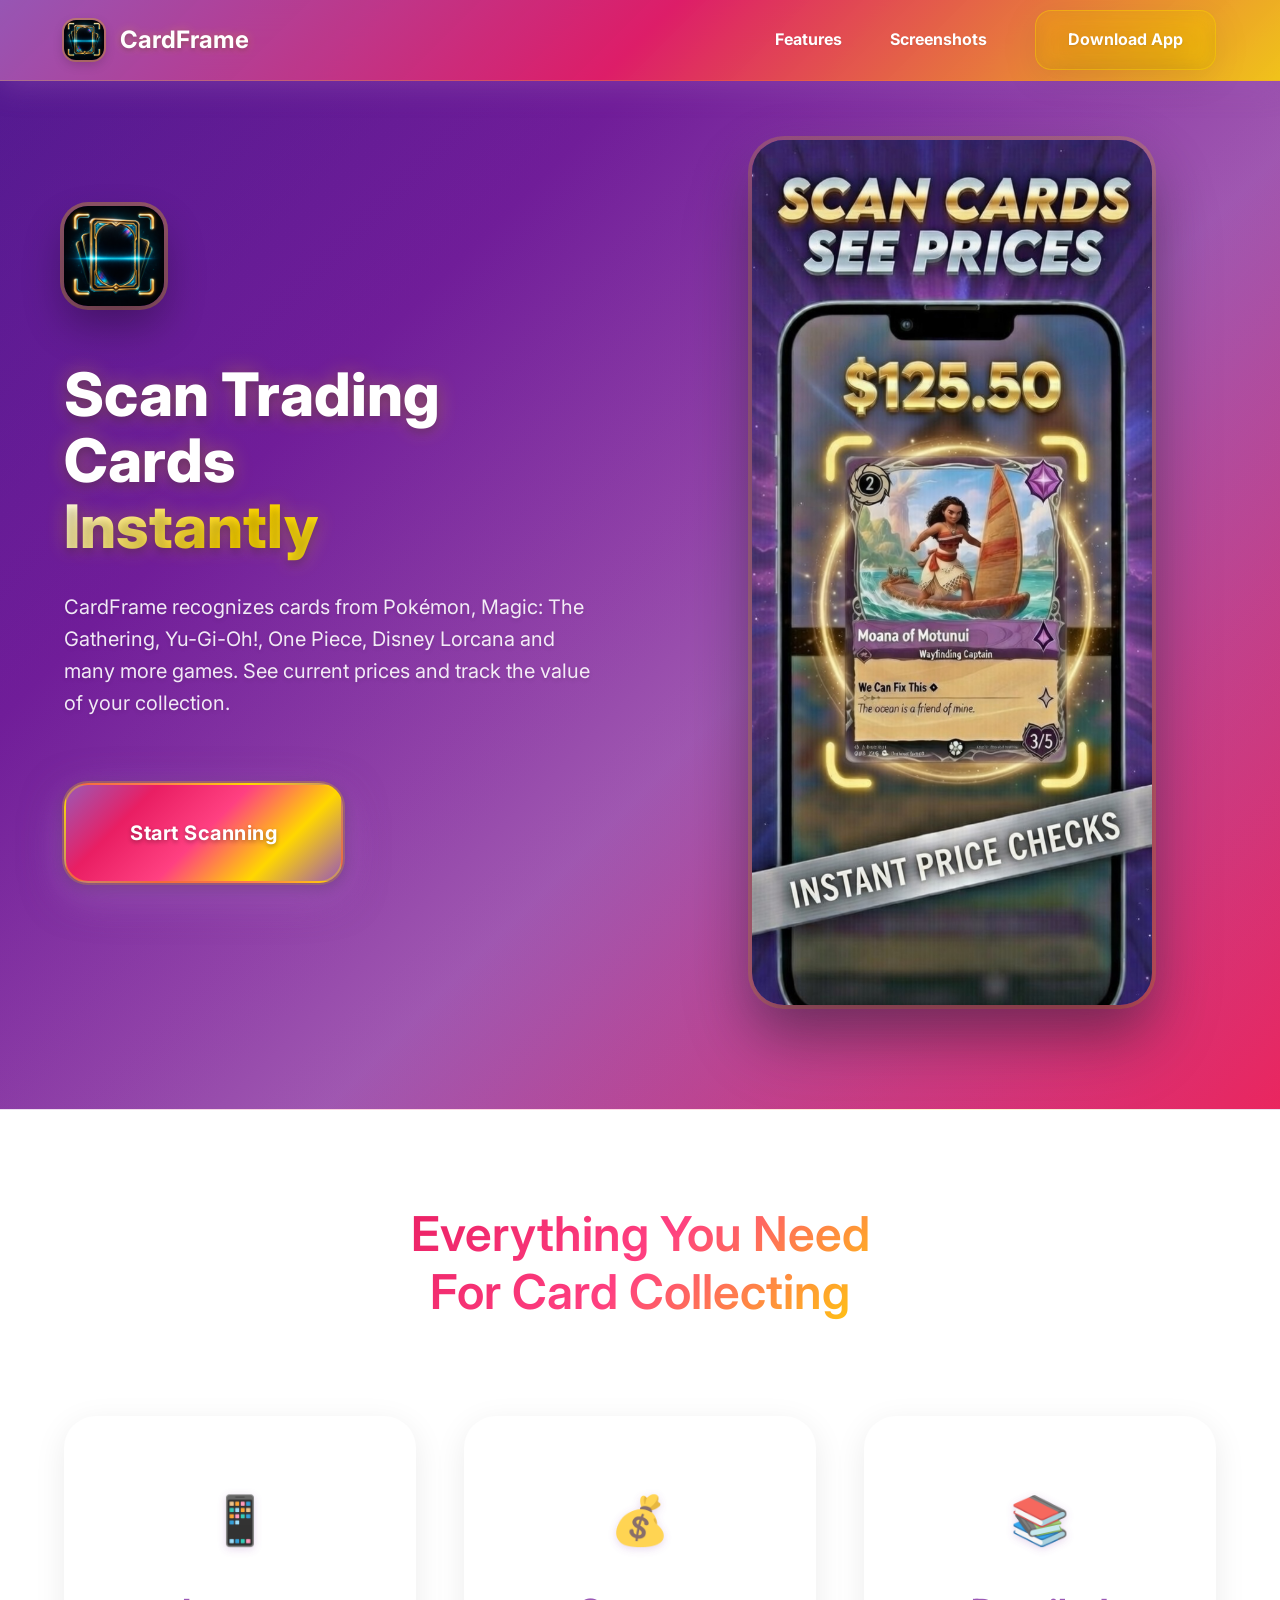
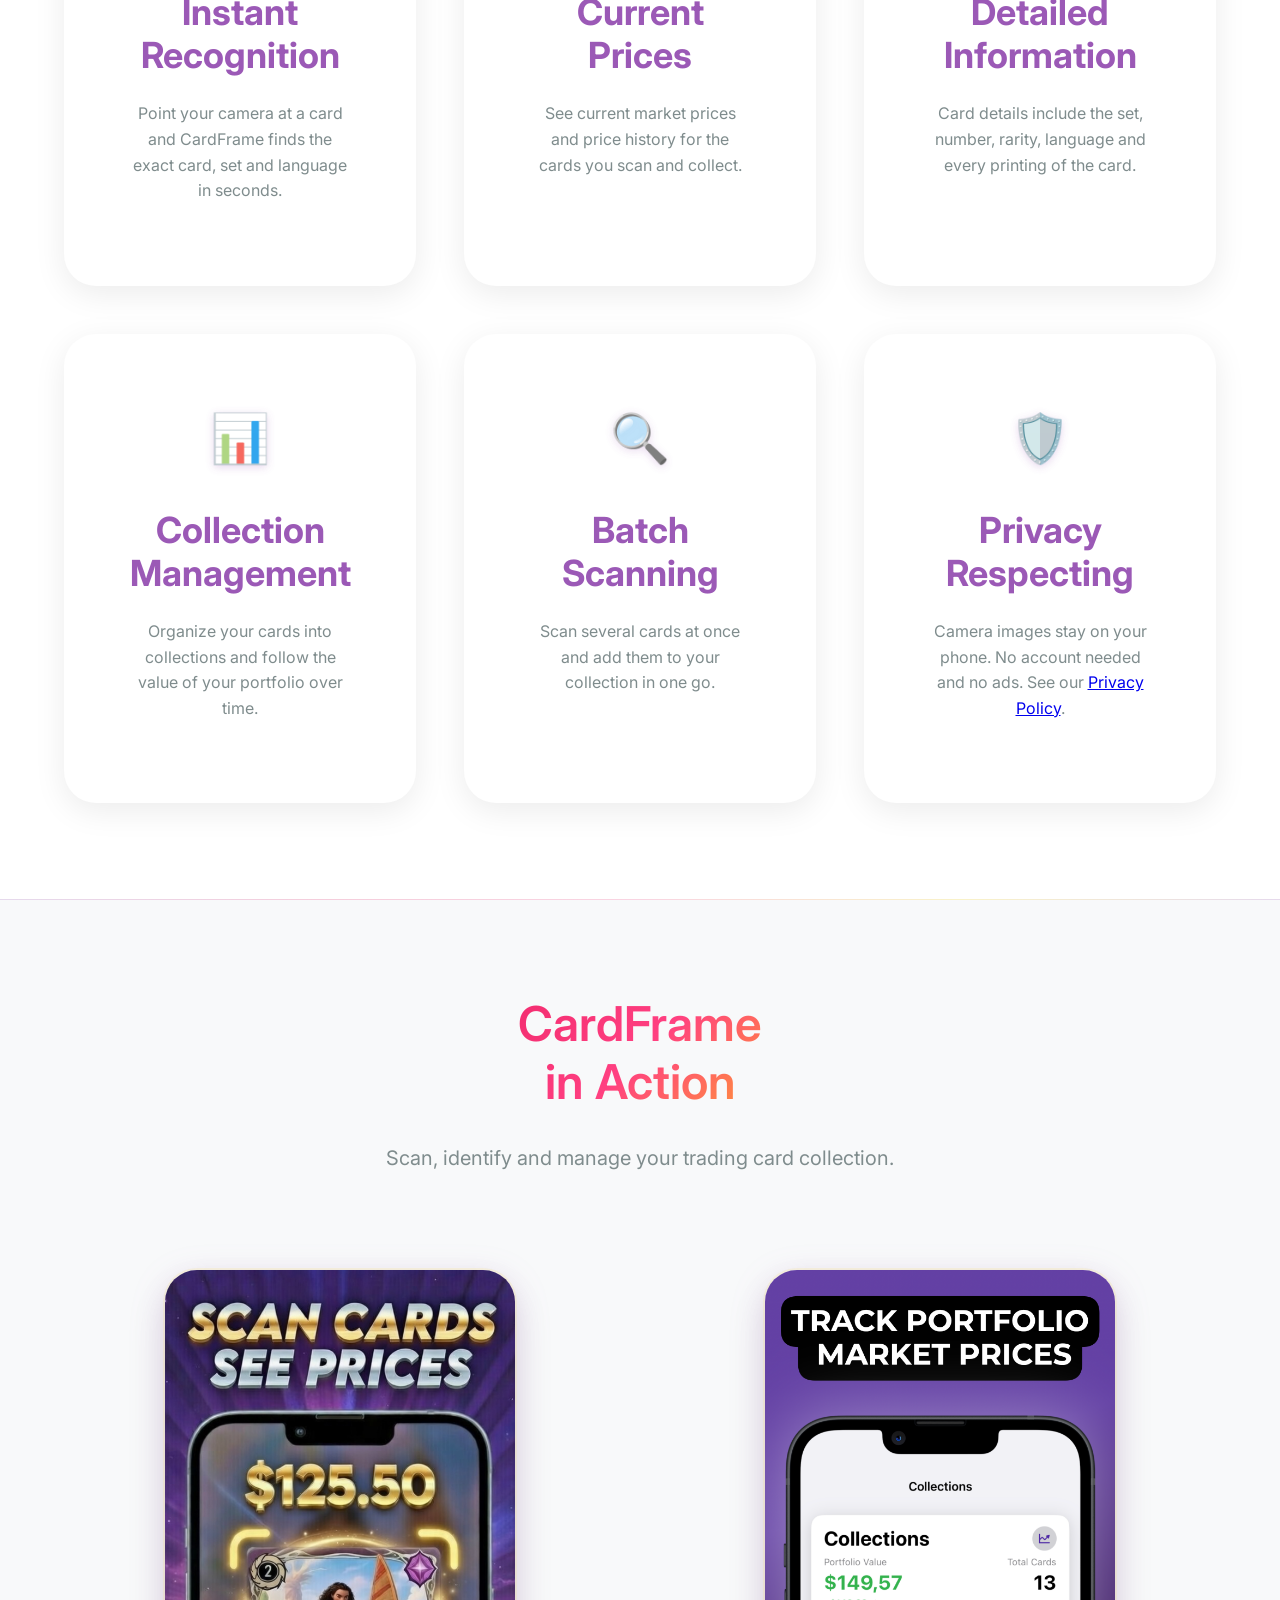
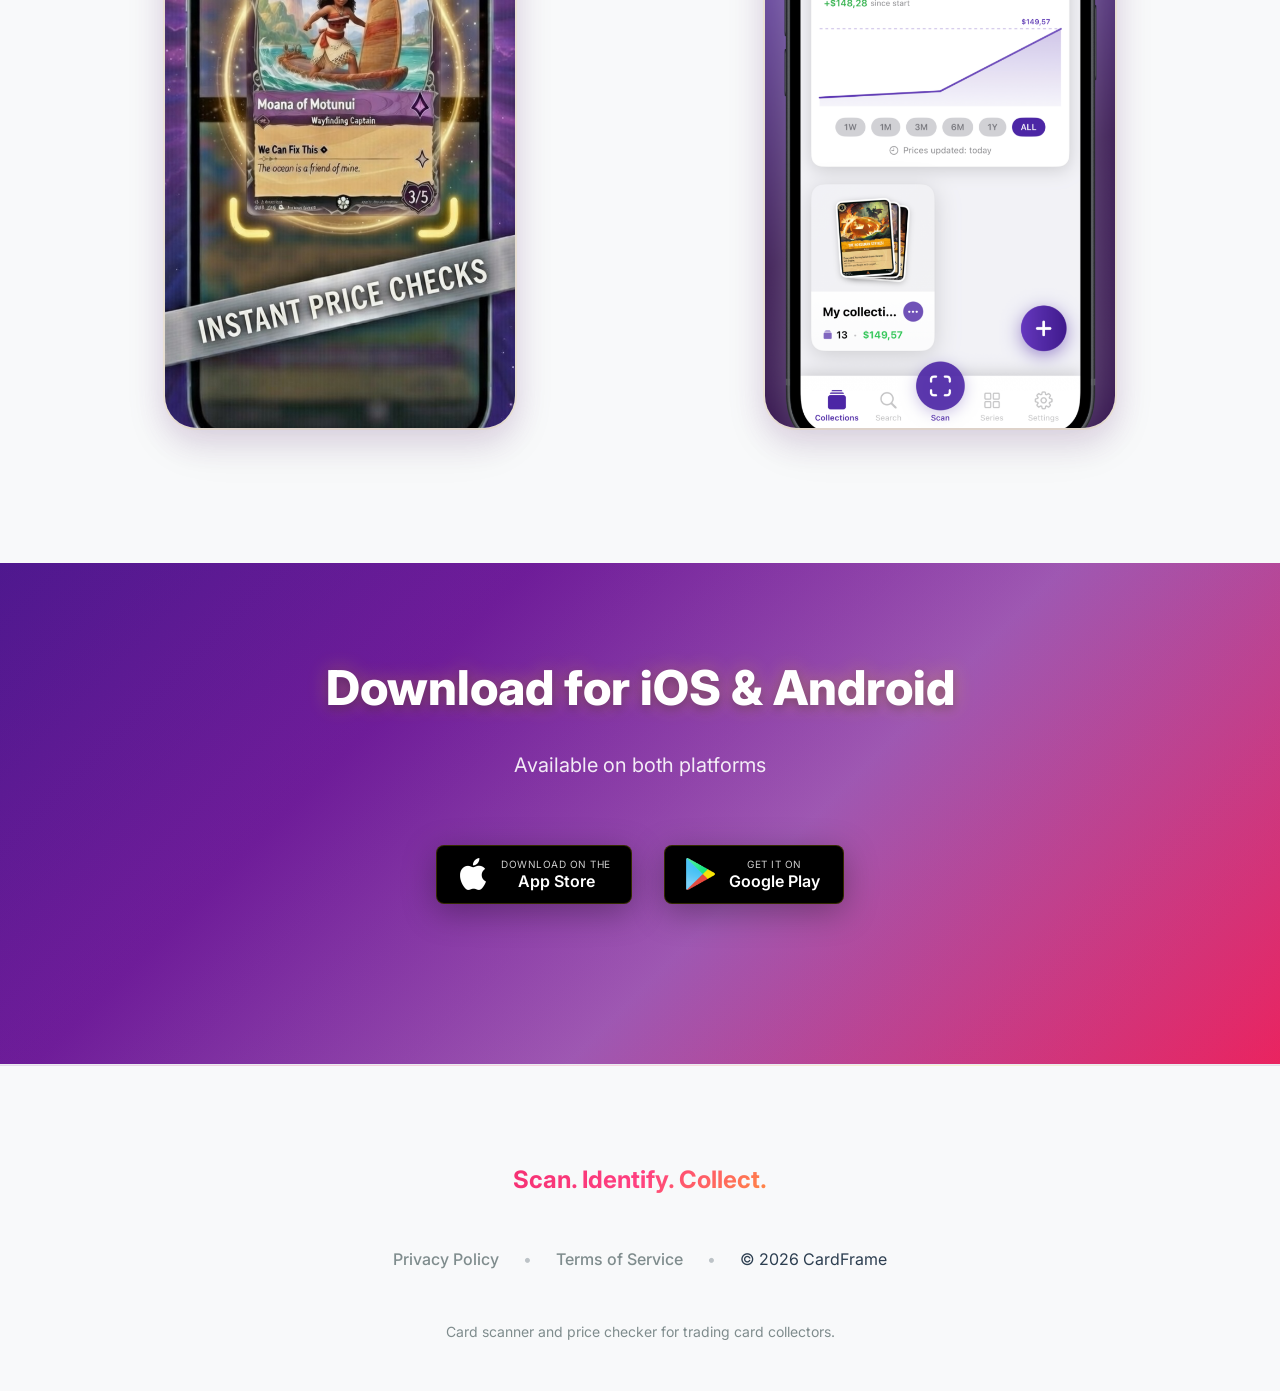
<file: index.html>
<!DOCTYPE html>
<html lang="en">
  <head>
    <meta charset="UTF-8" />
    <meta name="viewport" content="width=device-width, initial-scale=1.0" />
    <title>CardFrame - Trading Card Scanner &amp; Price Checker</title>
    <meta
      name="description"
      content="Scan trading cards from Pokémon, Magic: The Gathering, Yu-Gi-Oh!, One Piece, Disney Lorcana and many more games. Identify cards in seconds, check prices and track the value of your collection."
    />
    <meta
      name="keywords"
      content="CardFrame, trading card scanner, card price checker, Pokémon card scanner, MTG card scanner, Yu-Gi-Oh card scanner, One Piece card scanner, Lorcana card scanner, collection tracker, iOS, Android"
    />

    <!-- Open Graph / Facebook -->
    <meta property="og:type" content="website" />
    <meta property="og:url" content="https://lorcanascanner.happread.com/" />
    <meta
      property="og:title"
      content="CardFrame - Trading Card Scanner &amp; Price Checker"
    />
    <meta
      property="og:description"
      content="Scan trading cards from Pokémon, Magic: The Gathering, Yu-Gi-Oh!, One Piece, Disney Lorcana and many more games. Identify cards in seconds, check prices and track the value of your collection."
    />
    <meta
      property="og:image"
      content="https://lorcanascanner.happread.com/images/icon.png"
    />

    <!-- Twitter -->
    <meta property="twitter:card" content="summary_large_image" />
    <meta property="twitter:url" content="https://lorcanascanner.happread.com/" />
    <meta
      property="twitter:title"
      content="CardFrame - Trading Card Scanner &amp; Price Checker"
    />
    <meta
      property="twitter:description"
      content="Scan trading cards from Pokémon, Magic: The Gathering, Yu-Gi-Oh!, One Piece, Disney Lorcana and many more games. Identify cards in seconds, check prices and track the value of your collection."
    />
    <meta
      property="twitter:image"
      content="https://lorcanascanner.happread.com/images/icon.png"
    />

    <!-- Favicon -->
    <link rel="icon" type="image/png" href="images/icon.png" />

    <!-- CSS -->
    <link rel="stylesheet" href="styles.css" />

    <!-- Fonts -->
    <link rel="preconnect" href="https://fonts.googleapis.com" />
    <link rel="preconnect" href="https://fonts.gstatic.com" crossorigin />
    <link
      href="https://fonts.googleapis.com/css2?family=Inter:wght@300;400;500;600;700&display=swap"
      rel="stylesheet"
    />

    <!-- Structured Data -->
    <script type="application/ld+json">
      {
        "@context": "https://schema.org",
        "@type": "MobileApplication",
        "name": "CardFrame",
        "description": "Trading card scanner and price checker for Pokémon, Magic: The Gathering, Yu-Gi-Oh!, One Piece, Disney Lorcana and many more games",
        "operatingSystem": "iOS, Android",
        "applicationCategory": "Entertainment",
        "offers": {
          "@type": "Offer",
          "price": "0",
          "priceCurrency": "USD"
        }
      }
    </script>
  </head>
  <body>
    <!-- Navigation -->
    <nav class="navbar">
      <div class="nav-container">
        <div class="nav-logo">
          <img src="images/icon.png" alt="CardFrame" class="logo" />
          <span class="logo-text">CardFrame</span>
        </div>
        <div class="nav-menu">
          <a href="#features" class="nav-link">Features</a>
          <a href="#screenshots" class="nav-link">Screenshots</a>
          <a href="#download" class="nav-link download-btn">Download App</a>
        </div>
        <div class="nav-toggle">
          <span></span>
          <span></span>
          <span></span>
        </div>
      </div>
    </nav>

    <!-- Hero Section -->
    <section class="hero" id="hero">
      <div class="container">
        <div class="hero-content">
          <div class="hero-icon">
            <img src="images/icon.png" alt="CardFrame" class="app-icon" />
          </div>
          <h1 class="hero-title">
            Scan Trading Cards<br />
            <span class="gradient-text">Instantly</span>
          </h1>
          <p class="hero-subtitle">
            CardFrame recognizes cards from Pokémon, Magic: The Gathering, Yu-Gi-Oh!, One Piece,
            Disney Lorcana and many more games. See current prices and track the value of your collection.
          </p>
          <div class="hero-cta">
            <a href="#download" class="btn btn-primary">Start Scanning</a>
          </div>
        </div>
        <div class="hero-screenshots">
          <div class="screenshot-main">
            <img
              src="images/1.png"
              alt="CardFrame card scanner"
              class="main-screenshot"
            />
          </div>
        </div>
      </div>
    </section>

    <!-- Features Section -->
    <section class="features" id="features">
      <div class="container">
        <div class="section-header">
          <h2>Everything You Need<br />For Card Collecting</h2>
        </div>
        <div class="features-grid">
          <div class="feature-card">
            <div class="feature-icon">📱</div>
            <h3>Instant Recognition</h3>
            <p>
              Point your camera at a card and CardFrame finds the exact card,
              set and language in seconds.
            </p>
          </div>
          <div class="feature-card">
            <div class="feature-icon">💰</div>
            <h3>Current Prices</h3>
            <p>
              See current market prices and price history for the cards
              you scan and collect.
            </p>
          </div>
          <div class="feature-card">
            <div class="feature-icon">📚</div>
            <h3>Detailed Information</h3>
            <p>
              Card details include the set, number, rarity, language and
              every printing of the card.
            </p>
          </div>
          <div class="feature-card">
            <div class="feature-icon">📊</div>
            <h3>Collection Management</h3>
            <p>
              Organize your cards into collections and follow the value of
              your portfolio over time.
            </p>
          </div>
          <div class="feature-card">
            <div class="feature-icon">🔍</div>
            <h3>Batch Scanning</h3>
            <p>
              Scan several cards at once and add them to your collection
              in one go.
            </p>
          </div>
          <div class="feature-card">
            <div class="feature-icon">🛡️</div>
            <h3>Privacy Respecting</h3>
            <p>
              Camera images stay on your phone. No account needed and no ads.
              See our <a href="privacy.html">Privacy Policy</a>.
            </p>
          </div>
        </div>
      </div>
    </section>

    <!-- Screenshots Section -->
    <section class="screenshots" id="screenshots">
      <div class="container">
        <div class="section-header">
          <h2>CardFrame<br />in Action</h2>
          <p>
            Scan, identify and manage your trading card collection.
          </p>
        </div>
        <div class="screenshots-grid">
          <div class="screenshot">
            <img
              src="images/1.png"
              alt="CardFrame scanner with card price"
            />
          </div>
          <div class="screenshot">
            <img
              src="images/2.png"
              alt="CardFrame collection value"
            />
          </div>
        </div>
      </div>
    </section>

    <!-- Download Section -->
    <section class="download" id="download">
      <div class="container">
        <div class="download-content">
          <h2>Download for iOS & Android</h2>
          <p>Available on both platforms</p>
          <div class="download-buttons">
            <a href="https://apps.apple.com/app/id6759500690" class="download-btn app-store">
              <div class="store-button">
                <div class="store-icon">
                  <img
                    src="images/apple-icon.png"
                    alt="Apple"
                    width="24"
                    height="24"
                  />
                </div>
                <div class="store-text">
                  <div class="store-label">Download on the</div>
                  <div class="store-name">App Store</div>
                </div>
              </div>
            </a>
            <a href="https://play.google.com/store/apps/details?id=com.happread.cardframe" class="download-btn google-play">
              <div class="store-button">
                <div class="store-icon">
                  <img
                    src="images/googleplay-icon.png"
                    alt="Google Play"
                    width="24"
                    height="24"
                  />
                </div>
                <div class="store-text">
                  <div class="store-label">GET IT ON</div>
                  <div class="store-name">Google Play</div>
                </div>
              </div>
            </a>
          </div>
        </div>
      </div>
    </section>

    <!-- Footer -->
    <footer class="footer">
      <div class="container">
        <div class="footer-content">
          <div class="footer-tagline">
            <p>Scan. Identify. Collect.</p>
          </div>
          <div class="footer-links">
            <a href="privacy.html">Privacy Policy</a>
            <span class="separator">•</span>
            <a href="terms.html">Terms of Service</a>
            <span class="separator">•</span>
            <span>© 2026 CardFrame</span>
          </div>
          <div class="footer-note">
            <p>Card scanner and price checker for trading card collectors.</p>
          </div>
        </div>
      </div>
    </footer>

    <!-- JavaScript -->
    <script src="script.js"></script>
  </body>
</html>
</file>
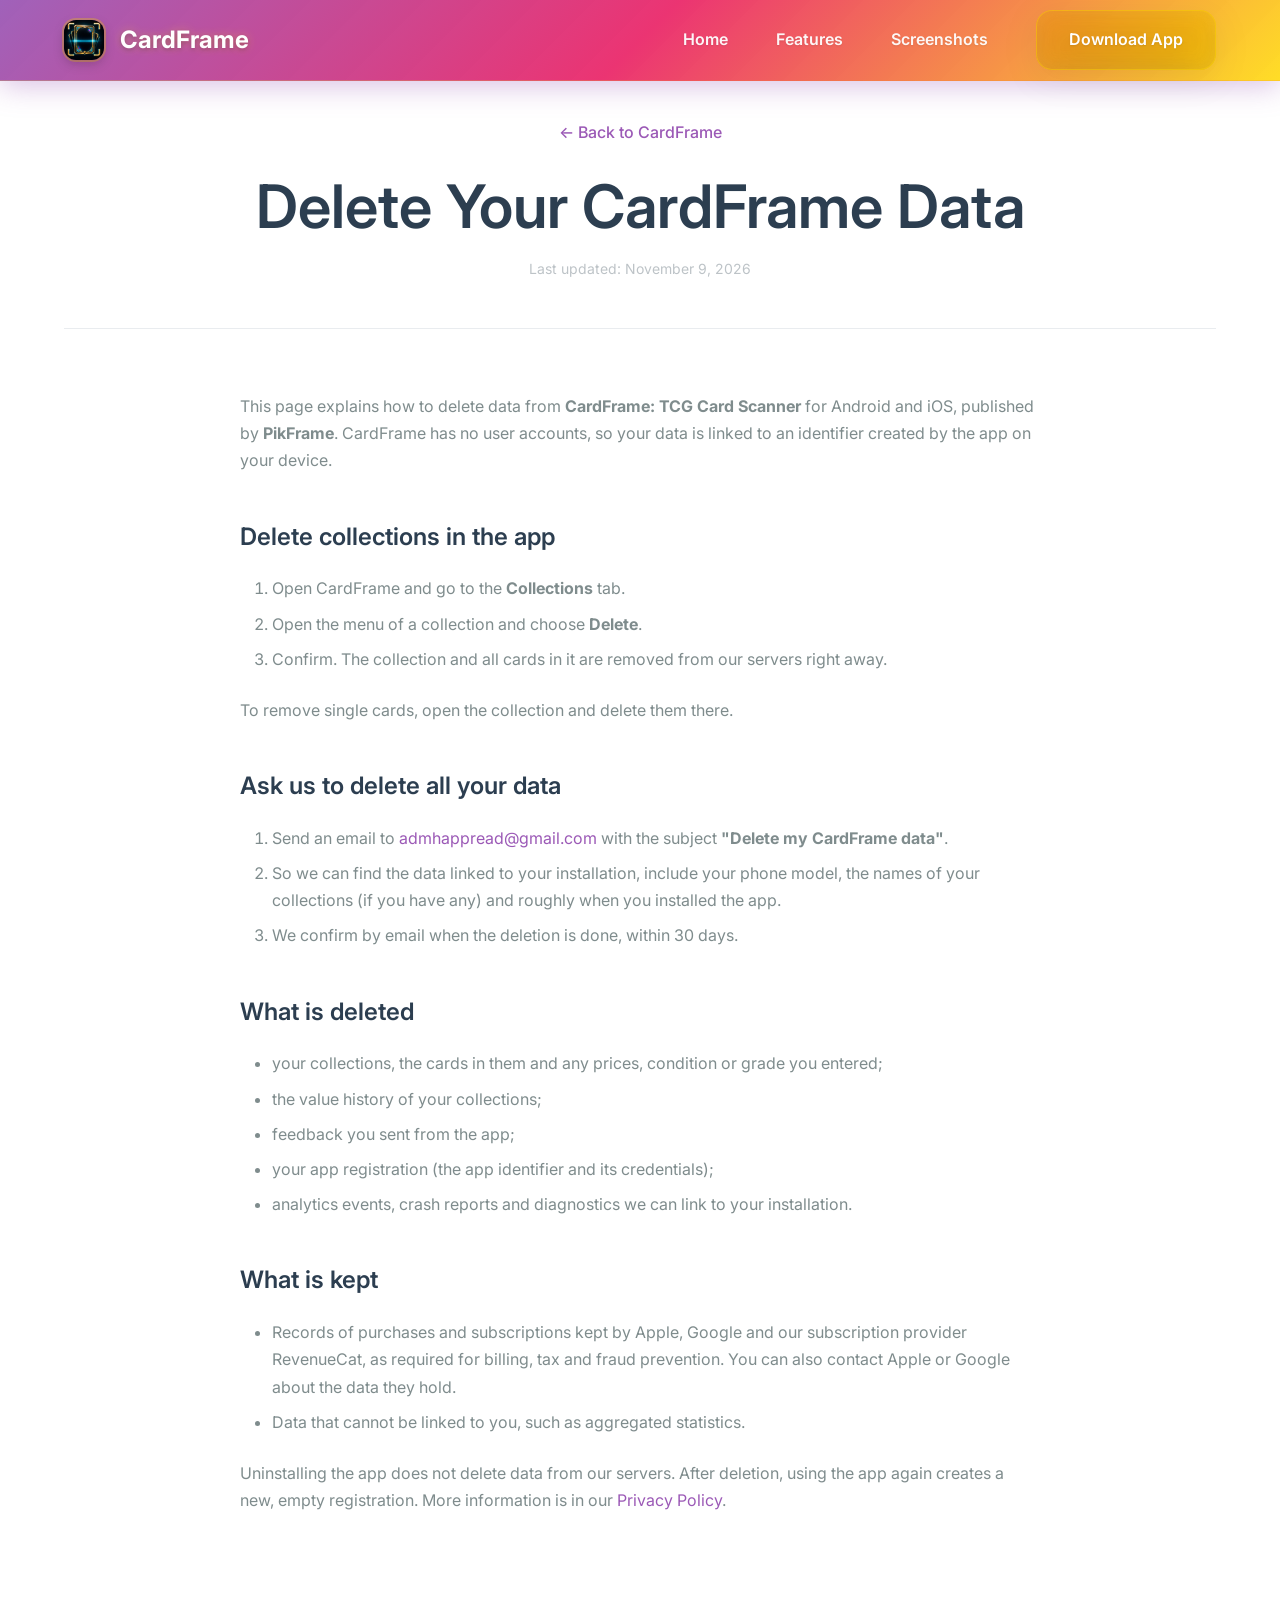
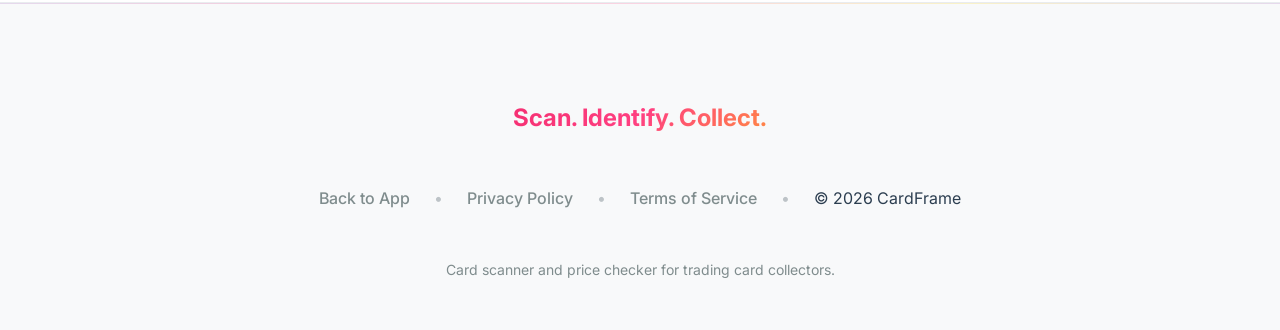
<file: delete-data.html>
<!DOCTYPE html>
<html lang="en">
  <head>
    <meta charset="UTF-8" />
    <meta name="viewport" content="width=device-width, initial-scale=1.0" />
    <title>Delete Your Data - CardFrame</title>
    <meta
      name="description"
      content="How to delete your CardFrame data: collections, value history, feedback and app registration."
    />

    <!-- Favicon -->
    <link rel="icon" type="image/png" href="images/icon.png" />

    <!-- CSS -->
    <link rel="stylesheet" href="styles.css" />

    <!-- Fonts -->
    <link rel="preconnect" href="https://fonts.googleapis.com" />
    <link rel="preconnect" href="https://fonts.gstatic.com" crossorigin />
    <link
      href="https://fonts.googleapis.com/css2?family=Inter:wght@300;400;500;600;700&display=swap"
      rel="stylesheet"
    />
  </head>
  <body>
    <!-- Navigation -->
    <nav class="navbar">
      <div class="nav-container">
        <div class="nav-logo">
          <img src="images/icon.png" alt="CardFrame" class="logo" />
          <span class="logo-text">CardFrame</span>
        </div>
        <div class="nav-menu">
          <a href="index.html" class="nav-link">Home</a>
          <a href="index.html#features" class="nav-link">Features</a>
          <a href="index.html#screenshots" class="nav-link">Screenshots</a>
          <a href="index.html#download" class="nav-link download-btn"
            >Download App</a
          >
        </div>
        <div class="nav-toggle">
          <span></span>
          <span></span>
          <span></span>
        </div>
      </div>
    </nav>

    <!-- Delete Data Content -->
    <section class="privacy-content">
      <div class="container">
        <div class="privacy-header">
          <a href="index.html" class="back-link">← Back to CardFrame</a>
          <h1>Delete Your CardFrame Data</h1>
          <p class="last-updated">Last updated: November 9, 2026</p>
        </div>

        <div class="privacy-body">
          <p>
            This page explains how to delete data from <strong>CardFrame: TCG Card
            Scanner</strong> for Android and iOS, published by
            <strong>PikFrame</strong>. CardFrame has no user accounts, so your
            data is linked to an identifier created by the app on your device.
          </p>

          <h2>Delete collections in the app</h2>
          <ol>
            <li>Open CardFrame and go to the <strong>Collections</strong> tab.</li>
            <li>Open the menu of a collection and choose <strong>Delete</strong>.</li>
            <li>Confirm. The collection and all cards in it are removed from our servers right away.</li>
          </ol>
          <p>
            To remove single cards, open the collection and delete them there.
          </p>

          <h2>Ask us to delete all your data</h2>
          <ol>
            <li>Send an email to <a href="mailto:admhappread@gmail.com?subject=Delete%20my%20CardFrame%20data">admhappread@gmail.com</a> with the subject <strong>"Delete my CardFrame data"</strong>.</li>
            <li>So we can find the data linked to your installation, include your phone model, the names of your collections (if you have any) and roughly when you installed the app.</li>
            <li>We confirm by email when the deletion is done, within 30 days.</li>
          </ol>

          <h2>What is deleted</h2>
          <ul>
            <li>your collections, the cards in them and any prices, condition or grade you entered;</li>
            <li>the value history of your collections;</li>
            <li>feedback you sent from the app;</li>
            <li>your app registration (the app identifier and its credentials);</li>
            <li>analytics events, crash reports and diagnostics we can link to your installation.</li>
          </ul>

          <h2>What is kept</h2>
          <ul>
            <li>Records of purchases and subscriptions kept by Apple, Google and our subscription provider RevenueCat, as required for billing, tax and fraud prevention. You can also contact Apple or Google about the data they hold.</li>
            <li>Data that cannot be linked to you, such as aggregated statistics.</li>
          </ul>
          <p>
            Uninstalling the app does not delete data from our servers. After
            deletion, using the app again creates a new, empty registration.
            More information is in our <a href="privacy.html">Privacy Policy</a>.
          </p>
        </div>
      </div>
    </section>

    <!-- Footer -->
    <footer class="footer">
      <div class="container">
        <div class="footer-content">
          <div class="footer-tagline">
            <p>Scan. Identify. Collect.</p>
          </div>
          <div class="footer-links">
            <a href="index.html">Back to App</a>
            <span class="separator">•</span>
            <a href="privacy.html">Privacy Policy</a>
            <span class="separator">•</span>
            <a href="terms.html">Terms of Service</a>
            <span class="separator">•</span>
            <span>© 2026 CardFrame</span>
          </div>
          <div class="footer-note">
            <p>Card scanner and price checker for trading card collectors.</p>
          </div>
        </div>
      </div>
    </footer>

    <!-- JavaScript -->
    <script src="script.js"></script>
  </body>
</html>
</file>
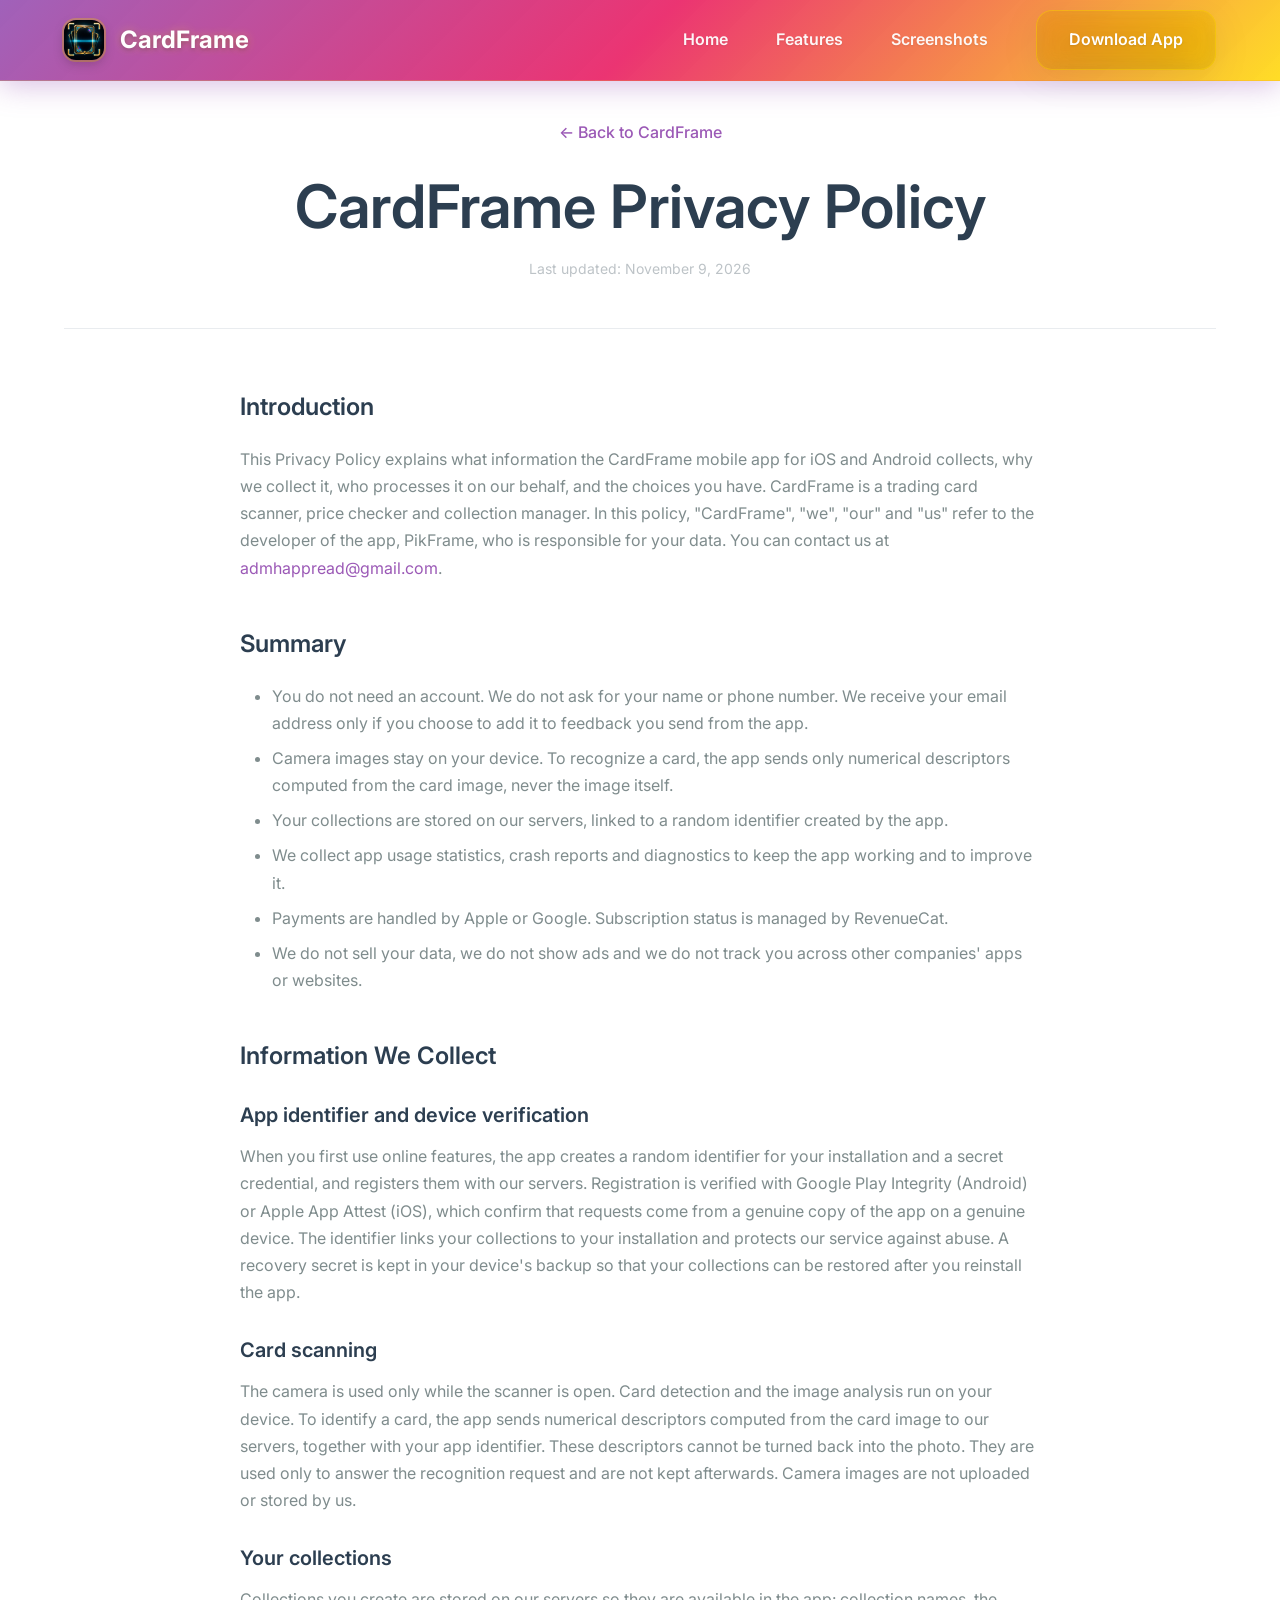
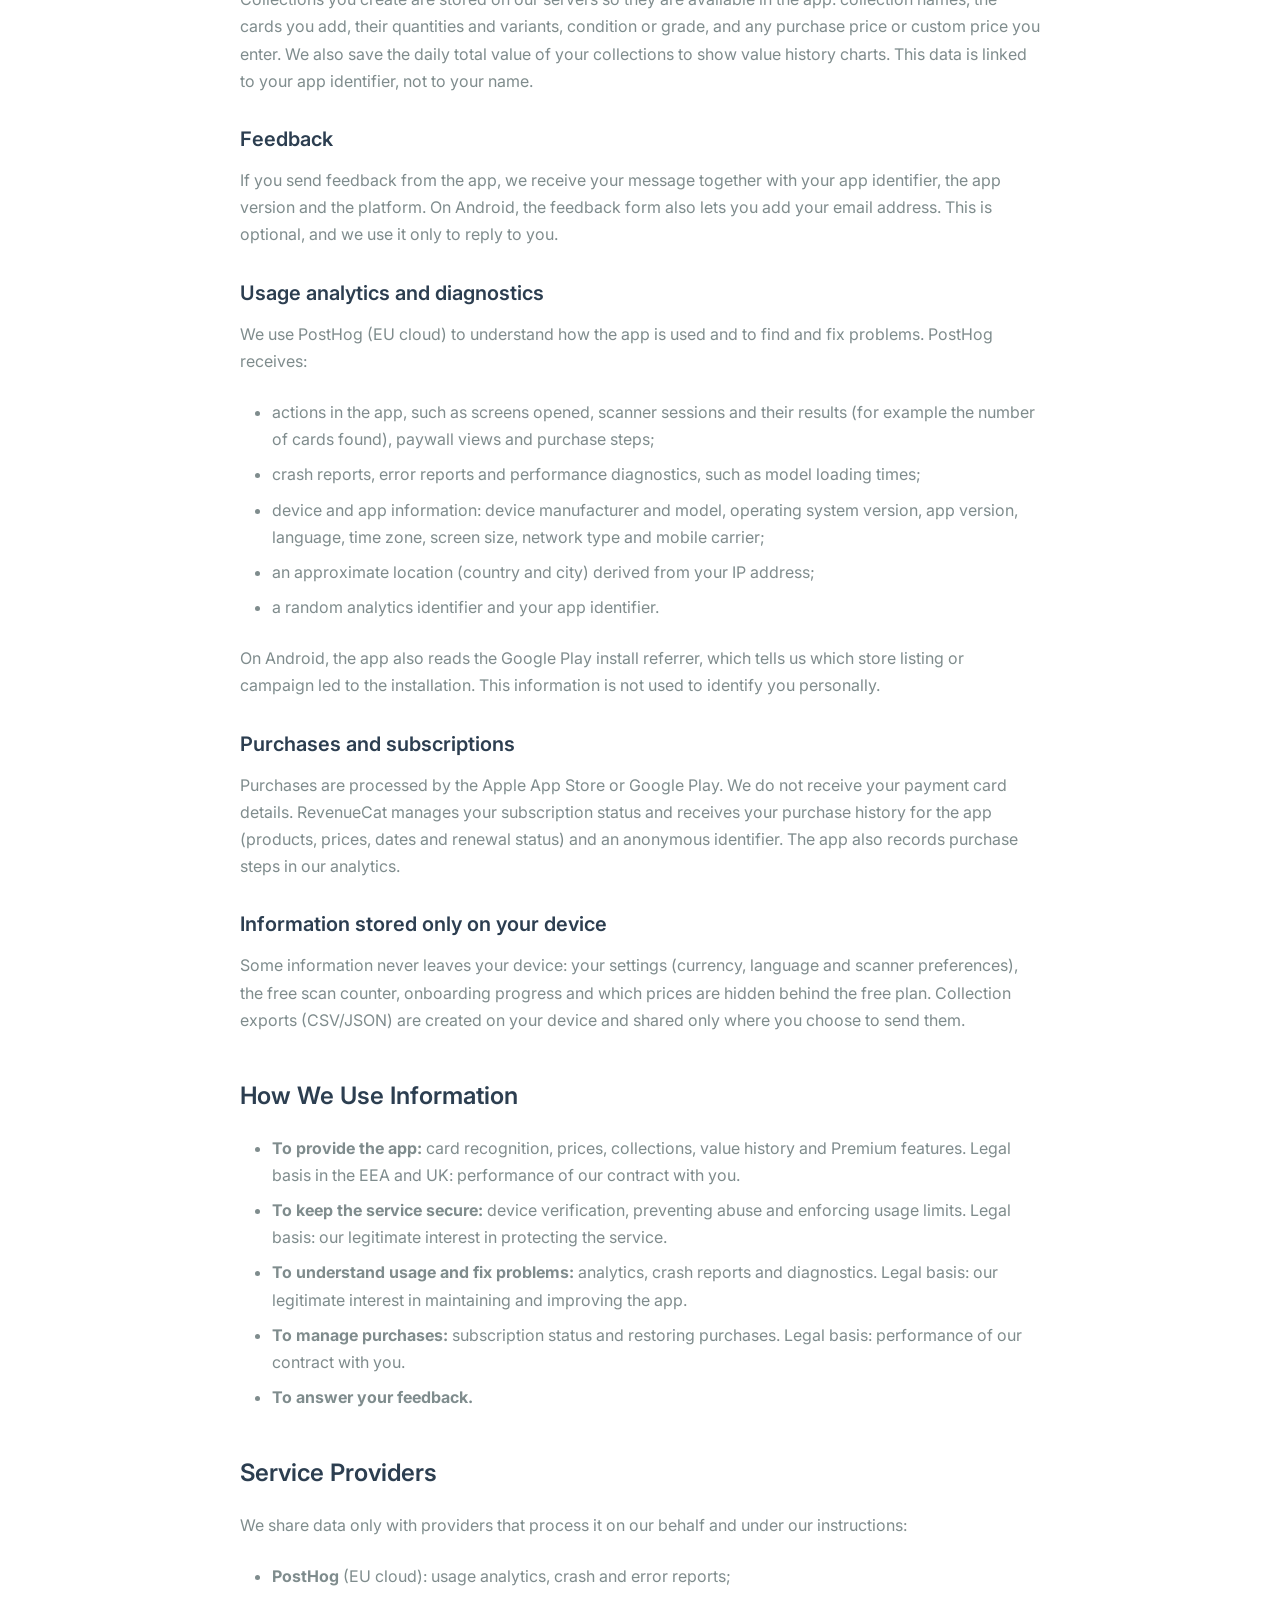
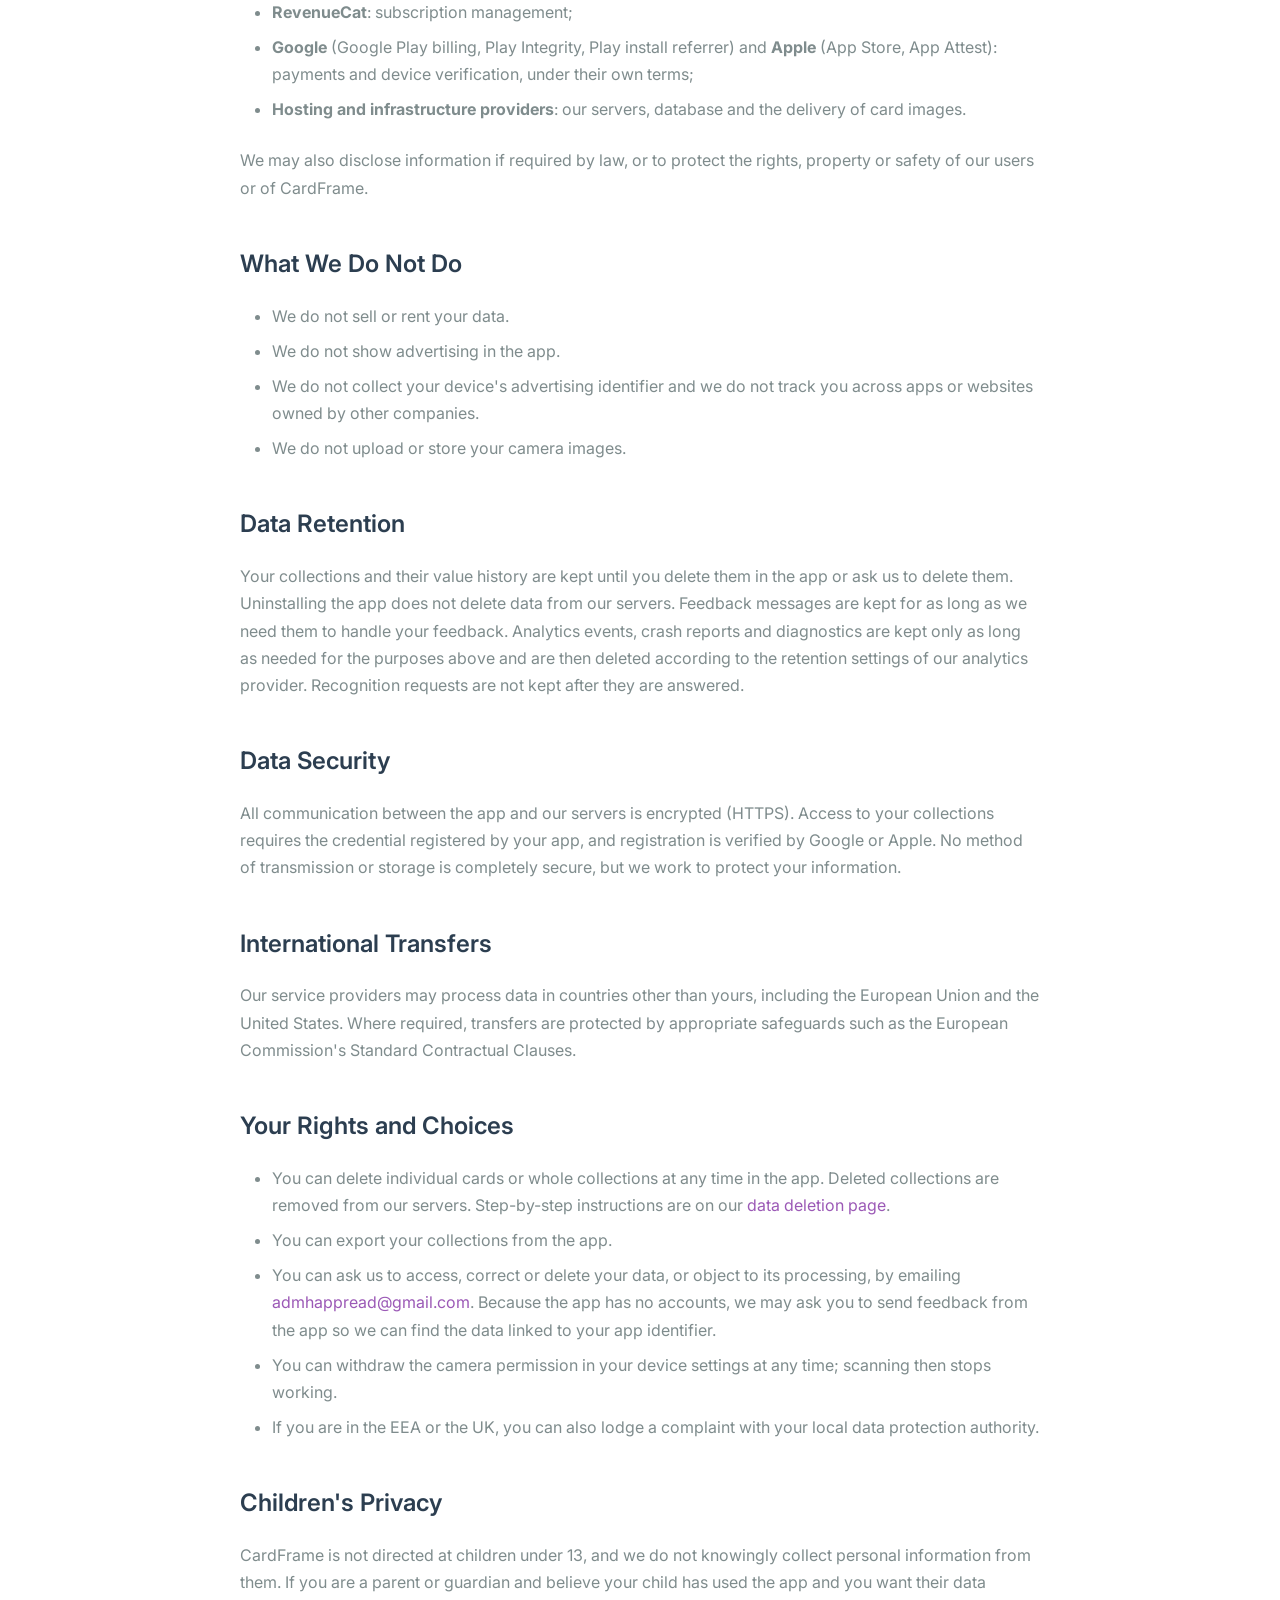
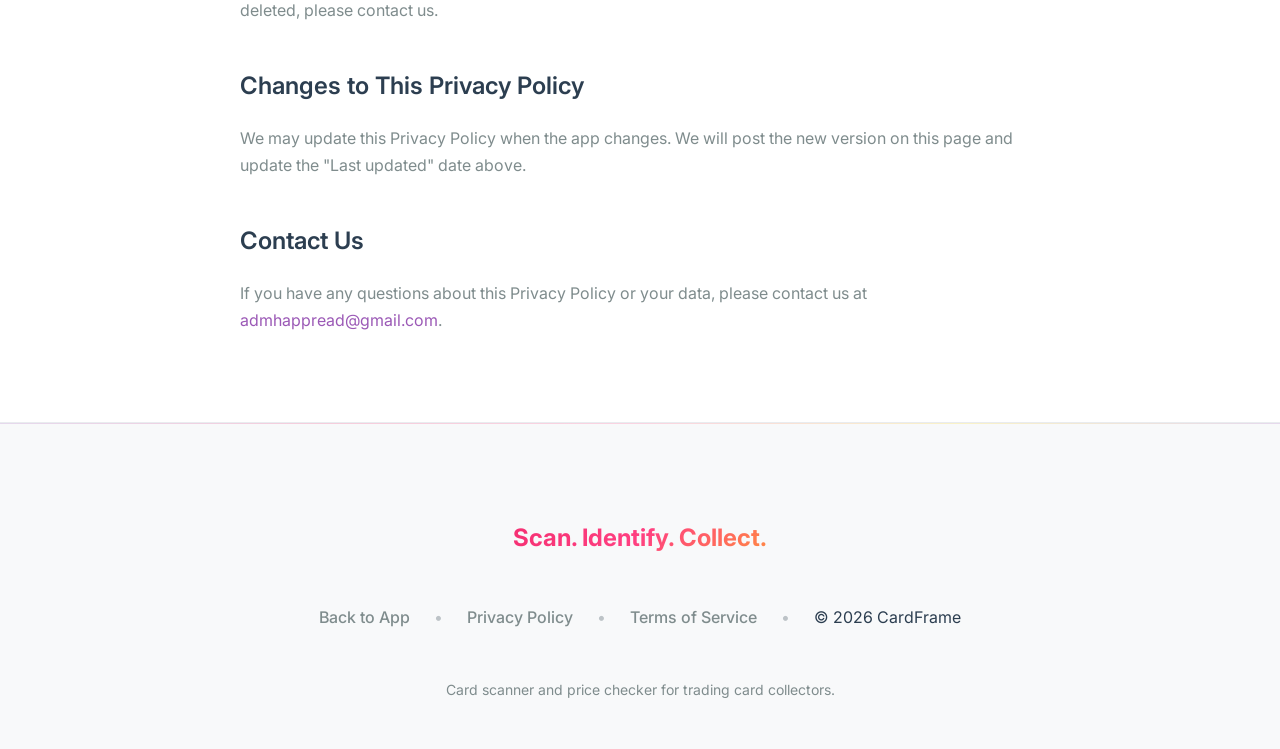
<file: privacy.html>
<!DOCTYPE html>
<html lang="en">
  <head>
    <meta charset="UTF-8" />
    <meta name="viewport" content="width=device-width, initial-scale=1.0" />
    <title>Privacy Policy - CardFrame</title>
    <meta
      name="description"
      content="CardFrame Privacy Policy - what data the CardFrame card scanner app collects, why, and how you can control it."
    />

    <!-- Favicon -->
    <link rel="icon" type="image/png" href="images/icon.png" />

    <!-- CSS -->
    <link rel="stylesheet" href="styles.css" />

    <!-- Fonts -->
    <link rel="preconnect" href="https://fonts.googleapis.com" />
    <link rel="preconnect" href="https://fonts.gstatic.com" crossorigin />
    <link
      href="https://fonts.googleapis.com/css2?family=Inter:wght@300;400;500;600;700&display=swap"
      rel="stylesheet"
    />
  </head>
  <body>
    <!-- Navigation -->
    <nav class="navbar">
      <div class="nav-container">
        <div class="nav-logo">
          <img src="images/icon.png" alt="CardFrame" class="logo" />
          <span class="logo-text">CardFrame</span>
        </div>
        <div class="nav-menu">
          <a href="index.html" class="nav-link">Home</a>
          <a href="index.html#features" class="nav-link">Features</a>
          <a href="index.html#screenshots" class="nav-link">Screenshots</a>
          <a href="index.html#download" class="nav-link download-btn"
            >Download App</a
          >
        </div>
        <div class="nav-toggle">
          <span></span>
          <span></span>
          <span></span>
        </div>
      </div>
    </nav>

    <!-- Privacy Policy Content -->
    <section class="privacy-content">
      <div class="container">
        <div class="privacy-header">
          <a href="index.html" class="back-link">← Back to CardFrame</a>
          <h1>CardFrame Privacy Policy</h1>
          <p class="last-updated">Last updated: November 9, 2026</p>
        </div>

        <div class="privacy-body">
          <h2>Introduction</h2>
          <p>
            This Privacy Policy explains what information the CardFrame mobile
            app for iOS and Android collects, why we collect it, who processes it on our behalf, and the
            choices you have. CardFrame is a trading card scanner, price checker
            and collection manager. In this policy, "CardFrame", "we", "our" and
            "us" refer to the developer of the app, PikFrame, who is responsible
            for your data. You can contact us at
            <a href="mailto:admhappread@gmail.com">admhappread@gmail.com</a>.
          </p>

          <h2>Summary</h2>
          <ul>
            <li>You do not need an account. We do not ask for your name or phone number. We receive your email address only if you choose to add it to feedback you send from the app.</li>
            <li>Camera images stay on your device. To recognize a card, the app sends only numerical descriptors computed from the card image, never the image itself.</li>
            <li>Your collections are stored on our servers, linked to a random identifier created by the app.</li>
            <li>We collect app usage statistics, crash reports and diagnostics to keep the app working and to improve it.</li>
            <li>Payments are handled by Apple or Google. Subscription status is managed by RevenueCat.</li>
            <li>We do not sell your data, we do not show ads and we do not track you across other companies' apps or websites.</li>
          </ul>

          <h2>Information We Collect</h2>

          <h3>App identifier and device verification</h3>
          <p>
            When you first use online features, the app creates a random
            identifier for your installation and a secret credential, and
            registers them with our servers. Registration is verified with
            Google Play Integrity (Android) or Apple App Attest (iOS), which
            confirm that requests come from a genuine copy of the app on a
            genuine device. The identifier links your collections to your
            installation and protects our service against abuse. A recovery
            secret is kept in your device's backup so that your collections
            can be restored after you reinstall the app.
          </p>

          <h3>Card scanning</h3>
          <p>
            The camera is used only while the scanner is open. Card detection
            and the image analysis run on your device. To identify a card, the
            app sends numerical descriptors computed from the card image to our
            servers, together with your app identifier. These descriptors cannot
            be turned back into the photo. They are used only to answer the
            recognition request and are not kept afterwards. Camera images are
            not uploaded or stored by us.
          </p>

          <h3>Your collections</h3>
          <p>
            Collections you create are stored on our servers so they are
            available in the app: collection names, the cards you add, their
            quantities and variants, condition or grade, and any purchase price
            or custom price you enter. We also save the daily total value of
            your collections to show value history charts. This data is linked
            to your app identifier, not to your name.
          </p>

          <h3>Feedback</h3>
          <p>
            If you send feedback from the app, we receive your message together
            with your app identifier, the app version and the platform. On
            Android, the feedback form also lets you add your email address.
            This is optional, and we use it only to reply to you.
          </p>

          <h3>Usage analytics and diagnostics</h3>
          <p>
            We use PostHog (EU cloud) to understand how the app is used and to
            find and fix problems. PostHog receives:
          </p>
          <ul>
            <li>actions in the app, such as screens opened, scanner sessions and their results (for example the number of cards found), paywall views and purchase steps;</li>
            <li>crash reports, error reports and performance diagnostics, such as model loading times;</li>
            <li>device and app information: device manufacturer and model, operating system version, app version, language, time zone, screen size, network type and mobile carrier;</li>
            <li>an approximate location (country and city) derived from your IP address;</li>
            <li>a random analytics identifier and your app identifier.</li>
          </ul>
          <p>
            On Android, the app also reads the Google Play install referrer,
            which tells us which store listing or campaign led to the
            installation. This information is not used to identify you
            personally.
          </p>

          <h3>Purchases and subscriptions</h3>
          <p>
            Purchases are processed by the Apple App Store or Google Play. We do
            not receive your payment card details. RevenueCat manages your
            subscription status and receives your purchase history for the app
            (products, prices, dates and renewal status) and an anonymous
            identifier. The app also records purchase steps in our analytics.
          </p>

          <h3>Information stored only on your device</h3>
          <p>
            Some information never leaves your device: your settings (currency,
            language and scanner preferences), the free scan counter, onboarding
            progress and which prices are hidden behind the free plan. Collection
            exports (CSV/JSON) are created on your device and shared only where
            you choose to send them.
          </p>

          <h2>How We Use Information</h2>
          <ul>
            <li><strong>To provide the app:</strong> card recognition, prices, collections, value history and Premium features. Legal basis in the EEA and UK: performance of our contract with you.</li>
            <li><strong>To keep the service secure:</strong> device verification, preventing abuse and enforcing usage limits. Legal basis: our legitimate interest in protecting the service.</li>
            <li><strong>To understand usage and fix problems:</strong> analytics, crash reports and diagnostics. Legal basis: our legitimate interest in maintaining and improving the app.</li>
            <li><strong>To manage purchases:</strong> subscription status and restoring purchases. Legal basis: performance of our contract with you.</li>
            <li><strong>To answer your feedback.</strong></li>
          </ul>

          <h2>Service Providers</h2>
          <p>
            We share data only with providers that process it on our behalf and
            under our instructions:
          </p>
          <ul>
            <li><strong>PostHog</strong> (EU cloud): usage analytics, crash and error reports;</li>
            <li><strong>RevenueCat</strong>: subscription management;</li>
            <li><strong>Google</strong> (Google Play billing, Play Integrity, Play install referrer) and <strong>Apple</strong> (App Store, App Attest): payments and device verification, under their own terms;</li>
            <li><strong>Hosting and infrastructure providers</strong>: our servers, database and the delivery of card images.</li>
          </ul>
          <p>
            We may also disclose information if required by law, or to protect
            the rights, property or safety of our users or of CardFrame.
          </p>

          <h2>What We Do Not Do</h2>
          <ul>
            <li>We do not sell or rent your data.</li>
            <li>We do not show advertising in the app.</li>
            <li>We do not collect your device's advertising identifier and we do not track you across apps or websites owned by other companies.</li>
            <li>We do not upload or store your camera images.</li>
          </ul>

          <h2>Data Retention</h2>
          <p>
            Your collections and their value history are kept until you delete
            them in the app or ask us to delete them. Uninstalling the app does
            not delete data from our servers. Feedback messages are kept for as
            long as we need them to handle your feedback. Analytics events,
            crash reports and diagnostics are kept only as long as needed for
            the purposes above and are then deleted according to the retention
            settings of our analytics provider. Recognition requests are not
            kept after they are answered.
          </p>

          <h2>Data Security</h2>
          <p>
            All communication between the app and our servers is encrypted
            (HTTPS). Access to your collections requires the credential
            registered by your app, and registration is verified by Google or
            Apple. No method of transmission or storage is completely secure,
            but we work to protect your information.
          </p>

          <h2>International Transfers</h2>
          <p>
            Our service providers may process data in countries other than
            yours, including the European Union and the United States. Where
            required, transfers are protected by appropriate safeguards such as
            the European Commission's Standard Contractual Clauses.
          </p>

          <h2>Your Rights and Choices</h2>
          <ul>
            <li>You can delete individual cards or whole collections at any time in the app. Deleted collections are removed from our servers. Step-by-step instructions are on our <a href="delete-data.html">data deletion page</a>.</li>
            <li>You can export your collections from the app.</li>
            <li>You can ask us to access, correct or delete your data, or object to its processing, by emailing <a href="mailto:admhappread@gmail.com">admhappread@gmail.com</a>. Because the app has no accounts, we may ask you to send feedback from the app so we can find the data linked to your app identifier.</li>
            <li>You can withdraw the camera permission in your device settings at any time; scanning then stops working.</li>
            <li>If you are in the EEA or the UK, you can also lodge a complaint with your local data protection authority.</li>
          </ul>

          <h2>Children's Privacy</h2>
          <p>
            CardFrame is not directed at children under 13, and we do not
            knowingly collect personal information from them. If you are a
            parent or guardian and believe your child has used the app and you
            want their data deleted, please contact us.
          </p>

          <h2>Changes to This Privacy Policy</h2>
          <p>
            We may update this Privacy Policy when the app changes. We will post
            the new version on this page and update the "Last updated" date
            above.
          </p>

          <h2>Contact Us</h2>
          <p>
            If you have any questions about this Privacy Policy or your data,
            please contact us at
            <a href="mailto:admhappread@gmail.com">admhappread@gmail.com</a>.
          </p>
        </div>
      </div>
    </section>

    <!-- Footer -->
    <footer class="footer">
      <div class="container">
        <div class="footer-content">
          <div class="footer-tagline">
            <p>Scan. Identify. Collect.</p>
          </div>
          <div class="footer-links">
            <a href="index.html">Back to App</a>
            <span class="separator">•</span>
            <a href="privacy.html">Privacy Policy</a>
            <span class="separator">•</span>
            <a href="terms.html">Terms of Service</a>
            <span class="separator">•</span>
            <span>© 2026 CardFrame</span>
          </div>
          <div class="footer-note">
            <p>Card scanner and price checker for trading card collectors.</p>
          </div>
        </div>
      </div>
    </footer>

    <!-- JavaScript -->
    <script src="script.js"></script>
  </body>
</html>
</file>
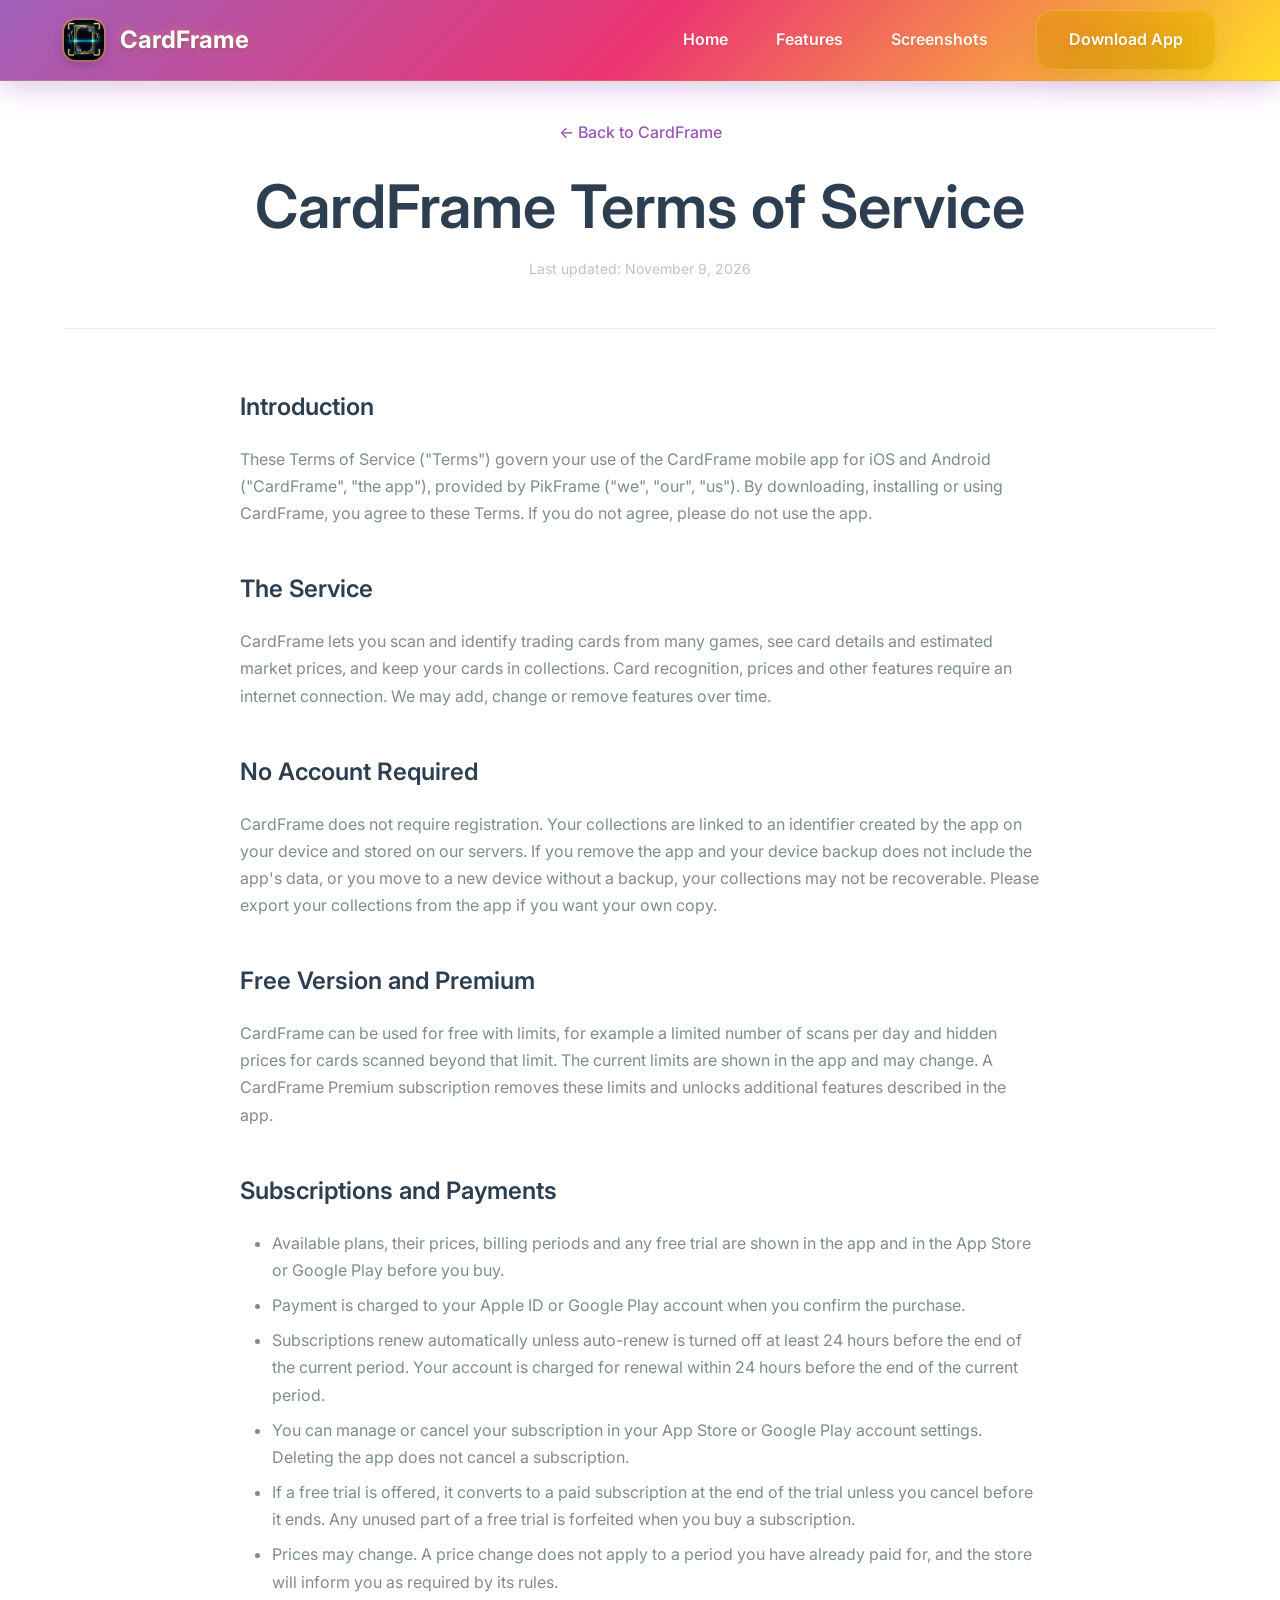
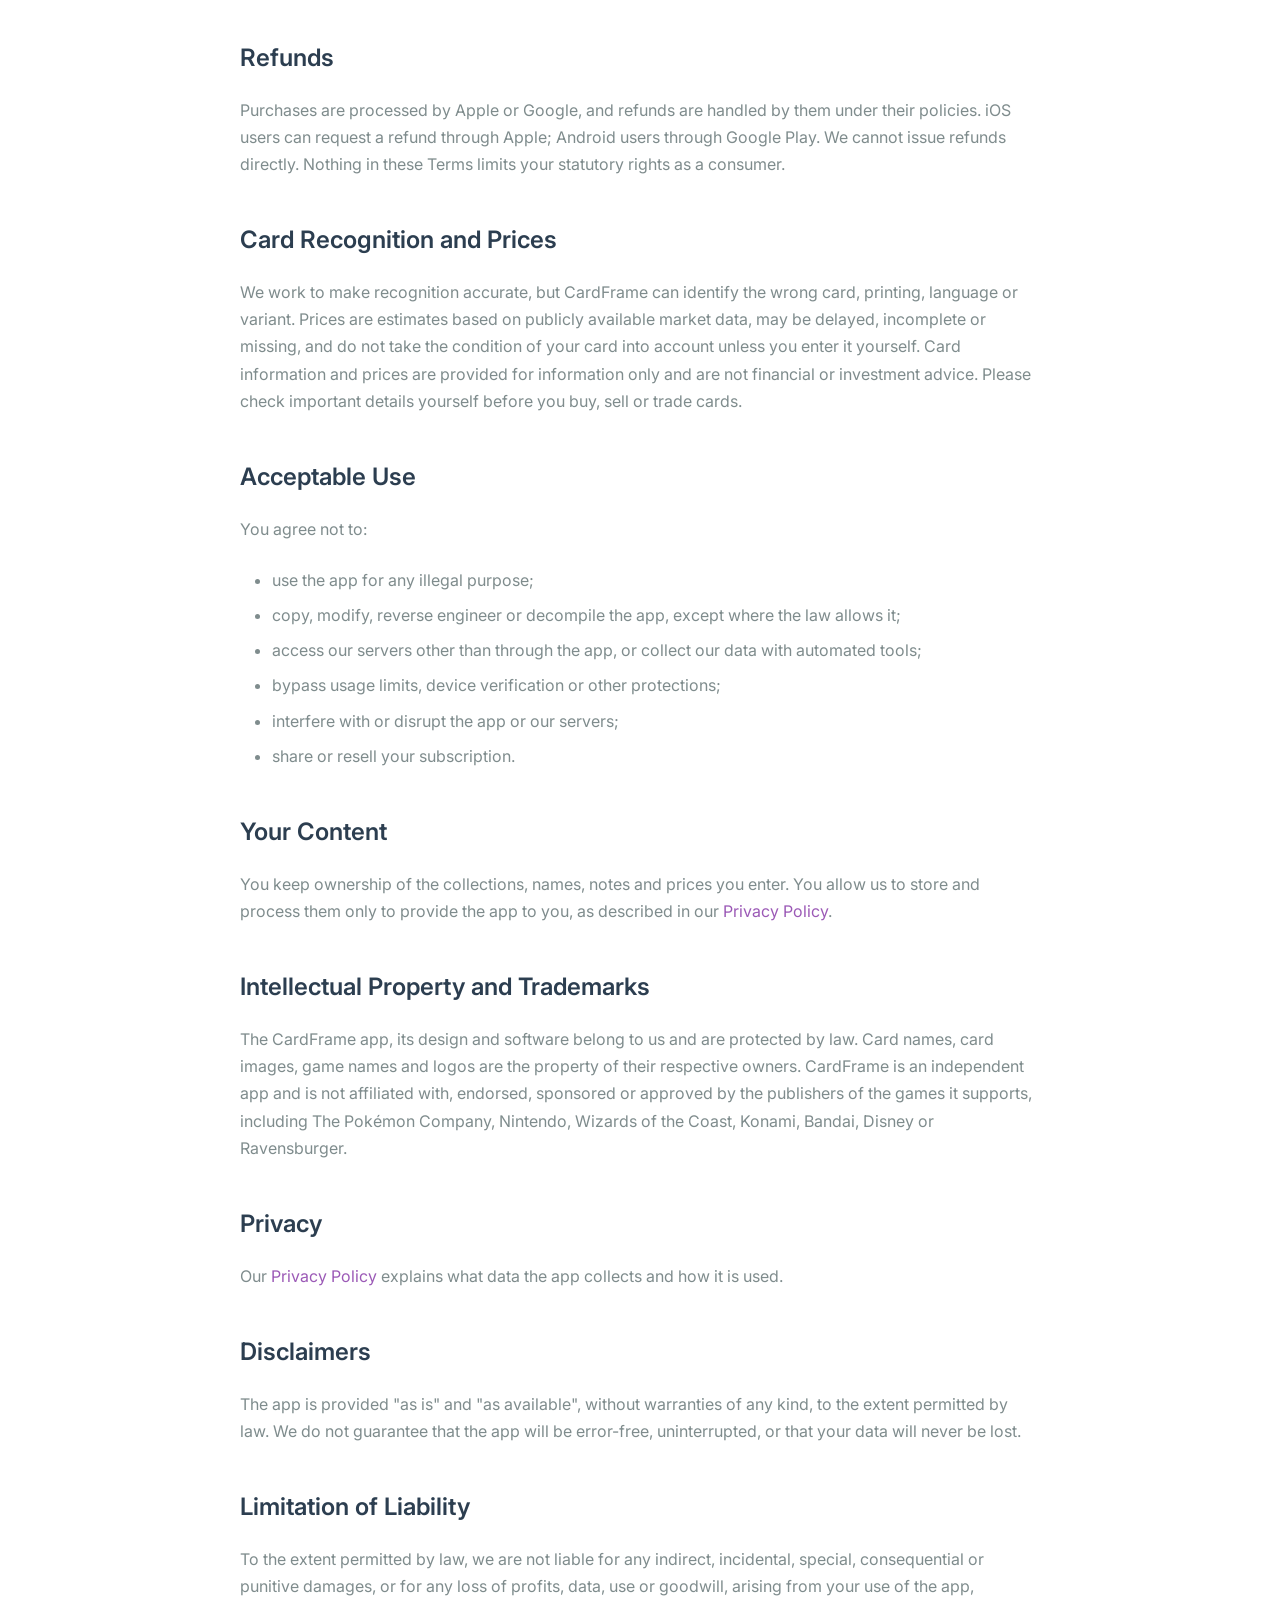
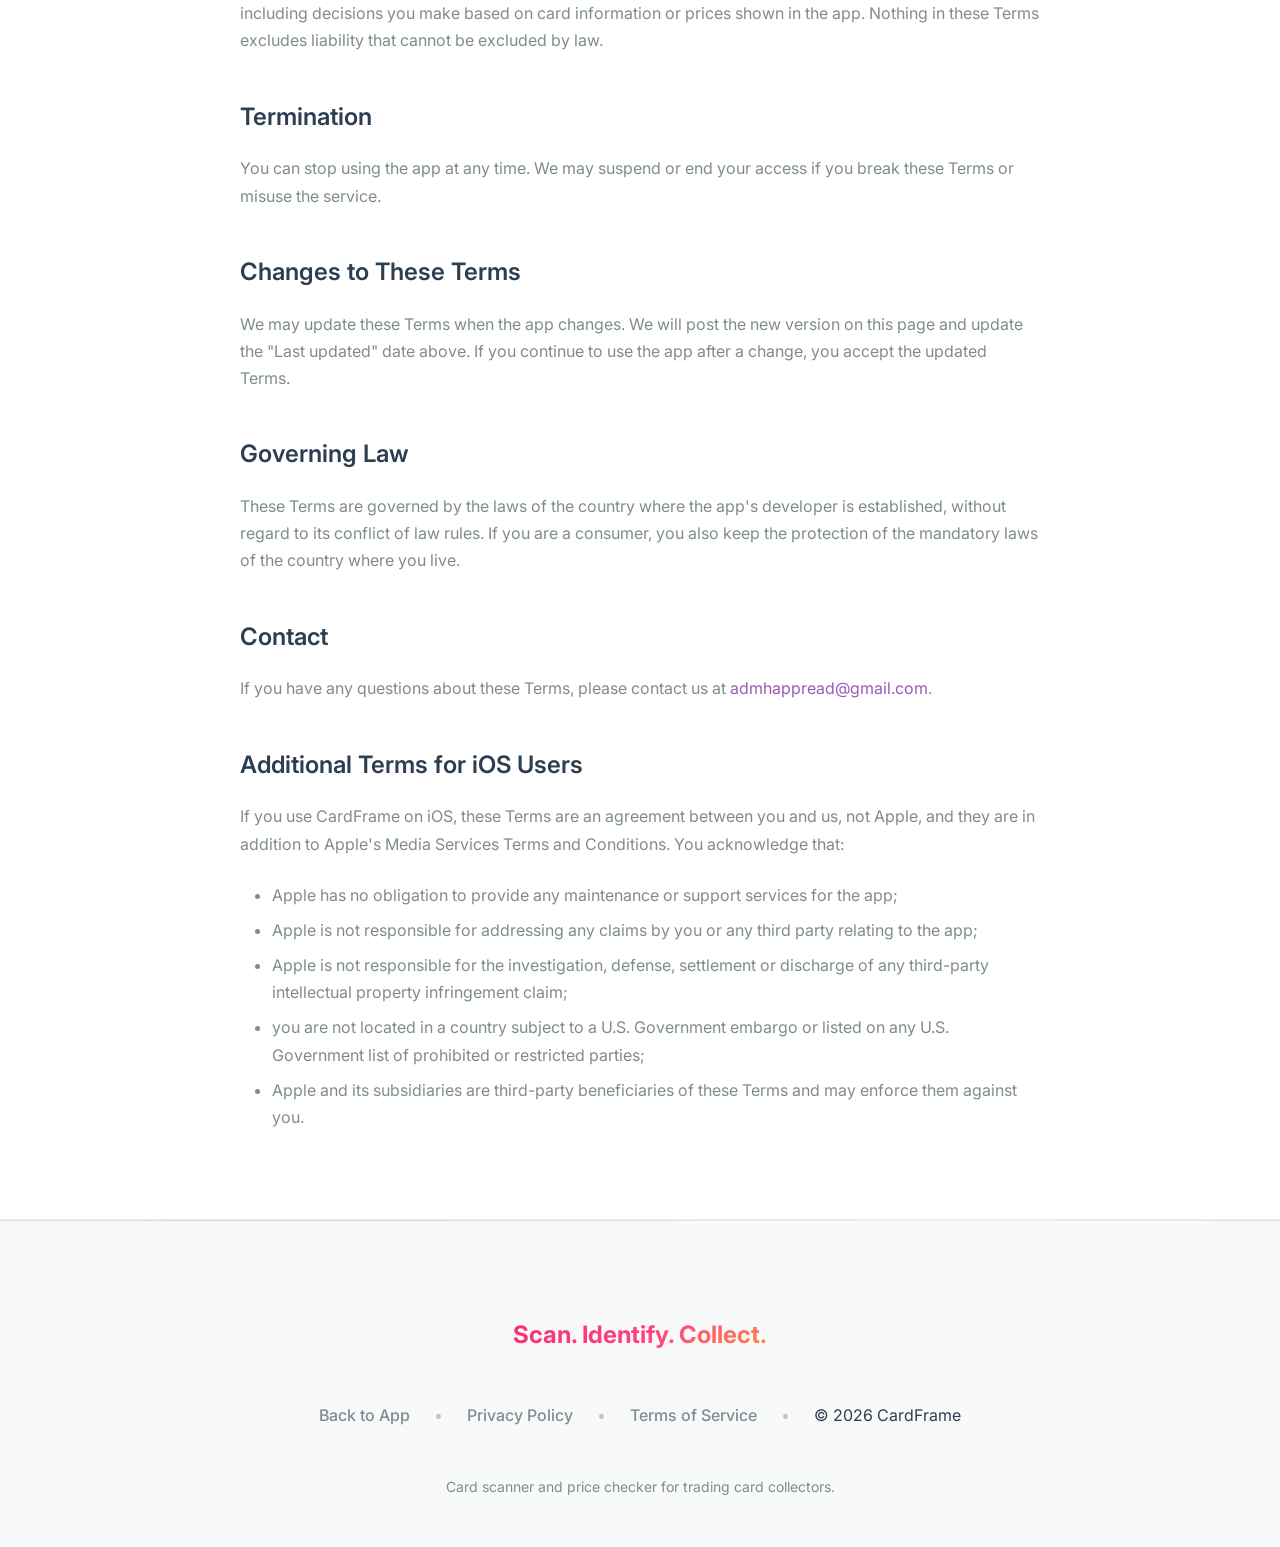
<file: terms.html>
<!DOCTYPE html>
<html lang="en">
  <head>
    <meta charset="UTF-8" />
    <meta name="viewport" content="width=device-width, initial-scale=1.0" />
    <title>Terms of Service - CardFrame</title>
    <meta
      name="description"
      content="CardFrame Terms of Service - the rules for using the CardFrame card scanner app, subscriptions and in-app purchases."
    />

    <!-- Favicon -->
    <link rel="icon" type="image/png" href="images/icon.png" />

    <!-- CSS -->
    <link rel="stylesheet" href="styles.css" />

    <!-- Fonts -->
    <link rel="preconnect" href="https://fonts.googleapis.com" />
    <link rel="preconnect" href="https://fonts.gstatic.com" crossorigin />
    <link
      href="https://fonts.googleapis.com/css2?family=Inter:wght@300;400;500;600;700&display=swap"
      rel="stylesheet"
    />
  </head>
  <body>
    <!-- Navigation -->
    <nav class="navbar">
      <div class="nav-container">
        <div class="nav-logo">
          <img src="images/icon.png" alt="CardFrame" class="logo" />
          <span class="logo-text">CardFrame</span>
        </div>
        <div class="nav-menu">
          <a href="index.html" class="nav-link">Home</a>
          <a href="index.html#features" class="nav-link">Features</a>
          <a href="index.html#screenshots" class="nav-link">Screenshots</a>
          <a href="index.html#download" class="nav-link download-btn"
            >Download App</a
          >
        </div>
        <div class="nav-toggle">
          <span></span>
          <span></span>
          <span></span>
        </div>
      </div>
    </nav>

    <!-- Terms of Service Content -->
    <section class="privacy-content">
      <div class="container">
        <div class="privacy-header">
          <a href="index.html" class="back-link">← Back to CardFrame</a>
          <h1>CardFrame Terms of Service</h1>
          <p class="last-updated">Last updated: November 9, 2026</p>
        </div>

        <div class="privacy-body">
          <h2>Introduction</h2>
          <p>
            These Terms of Service ("Terms") govern your use of the CardFrame
            mobile app for iOS and Android ("CardFrame", "the app"), provided by
            PikFrame ("we", "our", "us"). By downloading, installing or using
            CardFrame, you agree to these Terms. If you do not agree, please do
            not use the app.
          </p>

          <h2>The Service</h2>
          <p>
            CardFrame lets you scan and identify trading cards from many games,
            see card details and estimated market prices, and keep your cards in
            collections. Card recognition, prices and other features require an
            internet connection. We may add, change or remove features over time.
          </p>

          <h2>No Account Required</h2>
          <p>
            CardFrame does not require registration. Your collections are linked
            to an identifier created by the app on your device and stored on our
            servers. If you remove the app and your device backup does not
            include the app's data, or you move to a new device without a backup,
            your collections may not be recoverable. Please export your
            collections from the app if you want your own copy.
          </p>

          <h2>Free Version and Premium</h2>
          <p>
            CardFrame can be used for free with limits, for example a limited
            number of scans per day and hidden prices for cards scanned beyond
            that limit. The current limits are shown in the app and may change.
            A CardFrame Premium subscription removes these limits and unlocks
            additional features described in the app.
          </p>

          <h2>Subscriptions and Payments</h2>
          <ul>
            <li>Available plans, their prices, billing periods and any free trial are shown in the app and in the App Store or Google Play before you buy.</li>
            <li>Payment is charged to your Apple ID or Google Play account when you confirm the purchase.</li>
            <li>Subscriptions renew automatically unless auto-renew is turned off at least 24 hours before the end of the current period. Your account is charged for renewal within 24 hours before the end of the current period.</li>
            <li>You can manage or cancel your subscription in your App Store or Google Play account settings. Deleting the app does not cancel a subscription.</li>
            <li>If a free trial is offered, it converts to a paid subscription at the end of the trial unless you cancel before it ends. Any unused part of a free trial is forfeited when you buy a subscription.</li>
            <li>Prices may change. A price change does not apply to a period you have already paid for, and the store will inform you as required by its rules.</li>
          </ul>

          <h2>Refunds</h2>
          <p>
            Purchases are processed by Apple or Google, and refunds are handled
            by them under their policies. iOS users can request a refund through
            Apple; Android users through Google Play. We cannot issue refunds
            directly. Nothing in these Terms limits your statutory rights as a
            consumer.
          </p>

          <h2>Card Recognition and Prices</h2>
          <p>
            We work to make recognition accurate, but CardFrame can identify the
            wrong card, printing, language or variant. Prices are estimates based
            on publicly available market data, may be delayed, incomplete or
            missing, and do not take the condition of your card into account
            unless you enter it yourself. Card information and prices are provided
            for information only and are not financial or investment advice.
            Please check important details yourself before you buy, sell or trade
            cards.
          </p>

          <h2>Acceptable Use</h2>
          <p>You agree not to:</p>
          <ul>
            <li>use the app for any illegal purpose;</li>
            <li>copy, modify, reverse engineer or decompile the app, except where the law allows it;</li>
            <li>access our servers other than through the app, or collect our data with automated tools;</li>
            <li>bypass usage limits, device verification or other protections;</li>
            <li>interfere with or disrupt the app or our servers;</li>
            <li>share or resell your subscription.</li>
          </ul>

          <h2>Your Content</h2>
          <p>
            You keep ownership of the collections, names, notes and prices you
            enter. You allow us to store and process them only to provide the
            app to you, as described in our
            <a href="privacy.html">Privacy Policy</a>.
          </p>

          <h2>Intellectual Property and Trademarks</h2>
          <p>
            The CardFrame app, its design and software belong to us and are
            protected by law. Card names, card images, game names and logos are
            the property of their respective owners. CardFrame is an independent
            app and is not affiliated with, endorsed, sponsored or approved by
            the publishers of the games it supports, including The Pokémon
            Company, Nintendo, Wizards of the Coast, Konami, Bandai, Disney or
            Ravensburger.
          </p>

          <h2>Privacy</h2>
          <p>
            Our <a href="privacy.html">Privacy Policy</a> explains what data the
            app collects and how it is used.
          </p>

          <h2>Disclaimers</h2>
          <p>
            The app is provided "as is" and "as available", without warranties of
            any kind, to the extent permitted by law. We do not guarantee that the
            app will be error-free, uninterrupted, or that your data will never
            be lost.
          </p>

          <h2>Limitation of Liability</h2>
          <p>
            To the extent permitted by law, we are not liable for any indirect,
            incidental, special, consequential or punitive damages, or for any
            loss of profits, data, use or goodwill, arising from your use of the
            app, including decisions you make based on card information or
            prices shown in the app. Nothing in these Terms excludes liability
            that cannot be excluded by law.
          </p>

          <h2>Termination</h2>
          <p>
            You can stop using the app at any time. We may suspend or end your
            access if you break these Terms or misuse the service.
          </p>

          <h2>Changes to These Terms</h2>
          <p>
            We may update these Terms when the app changes. We will post the new
            version on this page and update the "Last updated" date above. If you
            continue to use the app after a change, you accept the updated Terms.
          </p>

          <h2>Governing Law</h2>
          <p>
            These Terms are governed by the laws of the country where the app's
            developer is established, without regard to its conflict of law
            rules. If you are a consumer, you also keep the protection of the
            mandatory laws of the country where you live.
          </p>

          <h2>Contact</h2>
          <p>
            If you have any questions about these Terms, please contact us at
            <a href="mailto:admhappread@gmail.com">admhappread@gmail.com</a>.
          </p>

          <h2>Additional Terms for iOS Users</h2>
          <p>
            If you use CardFrame on iOS, these Terms are an agreement between you
            and us, not Apple, and they are in addition to Apple's Media Services
            Terms and Conditions. You acknowledge that:
          </p>
          <ul>
            <li>Apple has no obligation to provide any maintenance or support services for the app;</li>
            <li>Apple is not responsible for addressing any claims by you or any third party relating to the app;</li>
            <li>Apple is not responsible for the investigation, defense, settlement or discharge of any third-party intellectual property infringement claim;</li>
            <li>you are not located in a country subject to a U.S. Government embargo or listed on any U.S. Government list of prohibited or restricted parties;</li>
            <li>Apple and its subsidiaries are third-party beneficiaries of these Terms and may enforce them against you.</li>
          </ul>
        </div>
      </div>
    </section>

    <!-- Footer -->
    <footer class="footer">
      <div class="container">
        <div class="footer-content">
          <div class="footer-tagline">
            <p>Scan. Identify. Collect.</p>
          </div>
          <div class="footer-links">
            <a href="index.html">Back to App</a>
            <span class="separator">•</span>
            <a href="privacy.html">Privacy Policy</a>
            <span class="separator">•</span>
            <a href="terms.html">Terms of Service</a>
            <span class="separator">•</span>
            <span>© 2026 CardFrame</span>
          </div>
          <div class="footer-note">
            <p>Card scanner and price checker for trading card collectors.</p>
          </div>
        </div>
      </div>
    </footer>

    <!-- JavaScript -->
    <script src="script.js"></script>
  </body>
</html>
</file>
<file: styles.css>
/* Reset and Base Styles */
* {
  margin: 0;
  padding: 0;
  box-sizing: border-box;
}

:root {
  /* Lorcana-themed Colors - Purple, Pink, Gold */
  --primary: #9b59b6;
  --primary-dark: #7d3c98;
  --primary-light: #bb8fce;
  --secondary: #e91e63;
  --secondary-dark: #c2185b;
  --accent: #ffd700;
  --accent-dark: #ffb300;
  --accent-light: #ffeb3b;
  --purple-deep: #4a148c;
  --purple-medium: #6a1b9a;
  --pink-bright: #ff4081;
  --pink-soft: #f06292;
  --text-primary: #2c3e50;
  --text-secondary: #7f8c8d;
  --text-light: #bdc3c7;
  --background: #ffffff;
  --background-alt: #f8f9fa;
  --border: #e9ecef;
  --shadow: rgba(0, 0, 0, 0.08);
  --shadow-hover: rgba(0, 0, 0, 0.12);
  --gradient-primary: linear-gradient(
    135deg,
    #9b59b6 0%,
    #e91e63 25%,
    #ff4081 50%,
    #ffd700 75%,
    #9b59b6 100%
  );
  --gradient-secondary: linear-gradient(135deg, #f8f9fa 0%, #e9ecef 100%);
  --gradient-glow: linear-gradient(
    135deg,
    rgba(155, 89, 182, 0.2) 0%,
    rgba(233, 30, 99, 0.15) 50%,
    rgba(255, 215, 0, 0.1) 100%
  );
  --gradient-cosmic: linear-gradient(
    135deg,
    #4a148c 0%,
    #6a1b9a 30%,
    #9b59b6 60%,
    #e91e63 100%
  );

  /* Typography */
  --font-family: "Inter", -apple-system, BlinkMacSystemFont, "Segoe UI", Roboto,
    sans-serif;
  --font-size-xs: 0.75rem;
  --font-size-sm: 0.875rem;
  --font-size-base: 1rem;
  --font-size-lg: 1.125rem;
  --font-size-xl: 1.25rem;
  --font-size-2xl: 1.5rem;
  --font-size-3xl: 1.875rem;
  --font-size-4xl: 2.25rem;
  --font-size-5xl: 3rem;
  --font-size-6xl: 3.75rem;

  /* Spacing */
  --spacing-xs: 0.5rem;
  --spacing-sm: 1rem;
  --spacing-md: 1.5rem;
  --spacing-lg: 2rem;
  --spacing-xl: 3rem;
  --spacing-2xl: 4rem;
  --spacing-3xl: 6rem;

  /* Border Radius */
  --radius-sm: 0.375rem;
  --radius-md: 0.5rem;
  --radius-lg: 0.75rem;
  --radius-xl: 1rem;
  --radius-2xl: 1.5rem;
  --radius-3xl: 2rem;

  /* Transitions */
  --transition: all 0.3s ease;
  --transition-slow: all 0.5s ease;
  --transition-fast: all 0.15s ease;
}

/* Dark Mode */
@media (prefers-color-scheme: dark) {
  :root {
    --text-primary: #ffffff;
    --text-secondary: #bdc3c7;
    --text-light: #95a5a6;
    --background: #1a1a1a;
    --background-alt: #2c2c2c;
    --border: #404040;
    --shadow: rgba(0, 0, 0, 0.3);
    --shadow-hover: rgba(0, 0, 0, 0.4);
  }
}

html {
  scroll-behavior: smooth;
}

body {
  font-family: var(--font-family);
  font-size: var(--font-size-base);
  line-height: 1.6;
  color: var(--text-primary);
  background: radial-gradient(
      circle at 50% 50%,
      rgba(155, 89, 182, 0.15) 0%,
      rgba(233, 30, 99, 0.1) 30%,
      rgba(255, 215, 0, 0.05) 60%,
      rgba(74, 20, 140, 0.02) 100%
    ),
    linear-gradient(135deg, #4a148c 0%, #6a1b9a 30%, #9b59b6 60%, #e91e63 100%);
  background-attachment: fixed;
  overflow-x: hidden;
  position: relative;
}

/* Sparkle effect for cosmic theme */
body::before {
  content: "";
  position: fixed;
  top: 0;
  left: 0;
  width: 100%;
  height: 100%;
  background-image: 
    radial-gradient(2px 2px at 20% 30%, rgba(255, 255, 255, 0.8), transparent),
    radial-gradient(2px 2px at 60% 70%, rgba(255, 192, 203, 0.8), transparent),
    radial-gradient(1px 1px at 50% 50%, rgba(255, 215, 0, 0.6), transparent),
    radial-gradient(1px 1px at 80% 10%, rgba(255, 255, 255, 0.6), transparent),
    radial-gradient(2px 2px at 40% 80%, rgba(255, 192, 203, 0.6), transparent);
  background-size: 200% 200%;
  background-position: 0% 0%, 100% 100%, 50% 50%, 0% 100%, 100% 0%;
  animation: sparkle 20s linear infinite;
  pointer-events: none;
  opacity: 0.4;
  z-index: 0;
}

@keyframes sparkle {
  0% {
    background-position: 0% 0%, 100% 100%, 50% 50%, 0% 100%, 100% 0%;
  }
  100% {
    background-position: 200% 200%, -100% -100%, 150% 150%, 200% -100%, -100% 200%;
  }
}

/* Typography */
h1,
h2,
h3,
h4,
h5,
h6 {
  font-weight: 600;
  line-height: 1.2;
  margin-bottom: var(--spacing-sm);
}

h1 {
  font-size: var(--font-size-6xl);
}
h2 {
  font-size: var(--font-size-5xl);
}
h3 {
  font-size: var(--font-size-4xl);
}
h4 {
  font-size: var(--font-size-3xl);
}
h5 {
  font-size: var(--font-size-2xl);
}
h6 {
  font-size: var(--font-size-xl);
}

p {
  margin-bottom: var(--spacing-sm);
  color: var(--text-secondary);
}

/* Container */
.container {
  max-width: 1200px;
  margin: 0 auto;
  padding: 0 var(--spacing-md);
  position: relative;
  z-index: 1;
}

/* Buttons */
.btn {
  display: inline-flex;
  align-items: center;
  gap: var(--spacing-xs);
  padding: var(--spacing-lg) var(--spacing-2xl);
  border: none;
  border-radius: var(--radius-2xl);
  font-size: var(--font-size-xl);
  font-weight: 600;
  text-decoration: none;
  cursor: pointer;
  transition: var(--transition);
  white-space: nowrap;
  position: relative;
  overflow: hidden;
  min-width: 200px;
  justify-content: center;
}

.btn::before {
  content: "";
  position: absolute;
  top: 0;
  left: -100%;
  width: 100%;
  height: 100%;
  background: linear-gradient(
    90deg,
    transparent,
    rgba(255, 255, 255, 0.3),
    transparent
  );
  transition: var(--transition-slow);
}

.btn:hover::before {
  left: 100%;
}

.btn-primary {
  background: var(--gradient-primary);
  color: white;
  box-shadow: 0 12px 40px rgba(155, 89, 182, 0.5), 0 4px 16px rgba(0, 0, 0, 0.3),
    0 0 0 2px rgba(255, 215, 0, 0.3);
  transform: translateY(0);
  border: 2px solid rgba(255, 215, 0, 0.4);
  backdrop-filter: blur(10px);
  text-shadow: 0 2px 4px rgba(0, 0, 0, 0.3);
  font-weight: 700;
  letter-spacing: 0.5px;
  filter: drop-shadow(0 4px 8px rgba(155, 89, 182, 0.4));
}

.btn-primary:hover {
  transform: translateY(-6px);
  box-shadow: 0 20px 60px rgba(155, 89, 182, 0.6), 0 8px 24px rgba(0, 0, 0, 0.4),
    0 0 0 3px rgba(255, 215, 0, 0.5);
  border-color: rgba(255, 215, 0, 0.6);
  text-shadow: 0 2px 6px rgba(0, 0, 0, 0.4);
  filter: drop-shadow(0 8px 16px rgba(155, 89, 182, 0.5)) brightness(1.1);
}

/* Navigation */
.navbar {
  position: fixed;
  top: 0;
  left: 0;
  right: 0;
  background: linear-gradient(
    135deg,
    rgba(155, 89, 182, 0.95) 0%,
    rgba(233, 30, 99, 0.9) 50%,
    rgba(255, 215, 0, 0.85) 100%
  );
  backdrop-filter: blur(20px);
  border-bottom: 1px solid rgba(255, 215, 0, 0.2);
  z-index: 1000;
  transition: var(--transition);
  box-shadow: 0 4px 30px rgba(155, 89, 182, 0.4);
}

.nav-container {
  max-width: 1200px;
  margin: 0 auto;
  padding: 0 var(--spacing-md);
  display: flex;
  align-items: center;
  justify-content: space-between;
  height: 80px;
}

.nav-logo {
  display: flex;
  align-items: center;
  gap: var(--spacing-sm);
}

.logo {
  width: 40px;
  height: 40px;
  border-radius: var(--radius-lg);
  box-shadow: 0 4px 12px rgba(0, 0, 0, 0.2), 0 0 0 2px rgba(255, 215, 0, 0.3);
  transition: var(--transition);
}

.logo:hover {
  transform: scale(1.1);
  box-shadow: 0 6px 16px rgba(0, 0, 0, 0.3), 0 0 0 3px rgba(255, 215, 0, 0.5);
}

.logo-text {
  font-size: var(--font-size-2xl);
  font-weight: 700;
  color: white;
  text-shadow: 0 2px 4px rgba(0, 0, 0, 0.2), 0 0 10px rgba(255, 215, 0, 0.3);
}

.nav-menu {
  display: flex;
  align-items: center;
  gap: var(--spacing-xl);
}

.nav-link {
  color: rgba(255, 255, 255, 0.95);
  text-decoration: none;
  font-weight: 600;
  transition: var(--transition);
  position: relative;
  padding: var(--spacing-xs) 0;
  text-shadow: 0 1px 2px rgba(0, 0, 0, 0.1);
}

.nav-link::after {
  content: "";
  position: absolute;
  bottom: 0;
  left: 0;
  width: 0;
  height: 2px;
  background: linear-gradient(90deg, #ffd700, #ffeb3b);
  transition: var(--transition);
  box-shadow: 0 0 8px rgba(255, 215, 0, 0.5);
}

.nav-link:hover {
  color: white;
  text-shadow: 0 2px 4px rgba(0, 0, 0, 0.2), 0 0 8px rgba(255, 215, 0, 0.4);
}

.nav-link:hover::after {
  width: 100%;
}

.nav-link.download-btn {
  background: rgba(255, 215, 0, 0.2);
  color: white;
  padding: var(--spacing-sm) var(--spacing-lg);
  border-radius: var(--radius-xl);
  border: 1px solid rgba(255, 215, 0, 0.4);
  backdrop-filter: blur(10px);
}

.nav-link.download-btn:hover {
  background: rgba(255, 215, 0, 0.3);
  transform: translateY(-2px);
  border-color: rgba(255, 215, 0, 0.6);
  box-shadow: 0 4px 12px rgba(255, 215, 0, 0.3);
}

.nav-toggle {
  display: none;
  flex-direction: column;
  cursor: pointer;
}

.nav-toggle span {
  width: 25px;
  height: 3px;
  background: white;
  margin: 3px 0;
  transition: var(--transition);
  box-shadow: 0 0 4px rgba(255, 215, 0, 0.5);
}

/* Hero Section */
.hero {
  padding: 140px 0 var(--spacing-3xl);
  background: var(--gradient-cosmic);
  min-height: 100vh;
  display: flex;
  align-items: center;
  color: white;
  position: relative;
  overflow: hidden;
}

.hero::before {
  content: "";
  position: absolute;
  top: 0;
  left: 0;
  right: 0;
  bottom: 0;
  background: var(--gradient-glow);
  opacity: 0.4;
  animation: pulse 4s ease-in-out infinite;
}

@keyframes pulse {
  0%,
  100% {
    opacity: 0.4;
  }
  50% {
    opacity: 0.6;
  }
}

.hero .container {
  display: grid;
  grid-template-columns: 1fr 1fr;
  gap: var(--spacing-3xl);
  align-items: center;
  position: relative;
  z-index: 2;
}

.hero-content {
  max-width: 600px;
}

.hero-icon {
  margin-bottom: var(--spacing-xl);
  animation: float 6s ease-in-out infinite;
}

@keyframes float {
  0%,
  100% {
    transform: translateY(0px);
  }
  50% {
    transform: translateY(-10px);
  }
}

.app-icon {
  width: 100px;
  height: 100px;
  border-radius: var(--radius-2xl);
  box-shadow: 0 20px 40px rgba(0, 0, 0, 0.3), 0 0 0 4px rgba(255, 215, 0, 0.3);
  transition: var(--transition);
}

.app-icon:hover {
  transform: scale(1.05) rotate(5deg);
  box-shadow: 0 25px 50px rgba(0, 0, 0, 0.4), 0 0 0 6px rgba(255, 215, 0, 0.5);
}

.hero-title {
  font-size: var(--font-size-6xl);
  font-weight: 800;
  line-height: 1.1;
  margin-bottom: var(--spacing-lg);
  color: white;
  text-shadow: 0 4px 8px rgba(0, 0, 0, 0.2), 0 0 20px rgba(255, 215, 0, 0.3);
}

.gradient-text {
  background: linear-gradient(135deg, #ffffff, #ffd700, #ffeb3b, #ffffff);
  -webkit-background-clip: text;
  -webkit-text-fill-color: transparent;
  background-clip: text;
  animation: shimmer 3s ease-in-out infinite;
  background-size: 200% 200%;
}

@keyframes shimmer {
  0%,
  100% {
    background-position: 0% 50%;
  }
  50% {
    background-position: 100% 50%;
  }
}

.hero-subtitle {
  font-size: var(--font-size-xl);
  color: rgba(255, 255, 255, 0.9);
  margin-bottom: var(--spacing-2xl);
  line-height: 1.6;
  font-weight: 400;
  text-shadow: 0 2px 4px rgba(0, 0, 0, 0.1);
}

.hero-cta {
  margin-bottom: var(--spacing-2xl);
}

.hero-screenshots {
  display: flex;
  flex-direction: column;
  gap: var(--spacing-xl);
  align-items: center;
  justify-content: center;
  animation: slideInRight 1s ease-out;
}

@keyframes slideInRight {
  from {
    opacity: 0;
    transform: translateX(50px);
  }
  to {
    opacity: 1;
    transform: translateX(0);
  }
}

.screenshot-main {
  position: relative;
}

.main-screenshot {
  width: 100%;
  max-width: 400px;
  height: auto;
  border-radius: var(--radius-3xl);
  box-shadow: 0 30px 60px rgba(0, 0, 0, 0.4), 0 0 0 4px rgba(255, 215, 0, 0.2);
  transition: var(--transition);
  filter: drop-shadow(0 10px 20px rgba(155, 89, 182, 0.3));
}

.main-screenshot:hover {
  transform: translateY(-10px) scale(1.02);
  box-shadow: 0 40px 80px rgba(0, 0, 0, 0.5), 0 0 0 6px rgba(255, 215, 0, 0.3);
}

/* Section Styles */
.section-header {
  text-align: center;
  margin-bottom: var(--spacing-3xl);
}

.section-header h2 {
  margin-bottom: var(--spacing-lg);
  background: var(--gradient-primary);
  -webkit-background-clip: text;
  -webkit-text-fill-color: transparent;
  background-clip: text;
}

.section-header p {
  font-size: var(--font-size-xl);
  max-width: 700px;
  margin: 0 auto;
  color: var(--text-secondary);
}

/* Features Section */
.features {
  padding: var(--spacing-3xl) 0;
  background: var(--background);
  position: relative;
}

.features::before {
  content: "";
  position: absolute;
  top: 0;
  left: 0;
  right: 0;
  height: 1px;
  background: var(--gradient-primary);
  opacity: 0.2;
}

.features-grid {
  display: grid;
  grid-template-columns: repeat(auto-fit, minmax(350px, 1fr));
  gap: var(--spacing-xl);
}

.feature-card {
  background: var(--background);
  padding: var(--spacing-2xl);
  border-radius: var(--radius-3xl);
  border: 2px solid transparent;
  text-align: center;
  transition: var(--transition);
  box-shadow: 0 8px 32px var(--shadow);
  position: relative;
  overflow: hidden;
}

.feature-card::before {
  content: "";
  position: absolute;
  top: 0;
  left: 0;
  right: 0;
  height: 4px;
  background: var(--gradient-primary);
  transform: scaleX(0);
  transition: var(--transition);
}

.feature-card:hover {
  transform: translateY(-8px);
  box-shadow: 0 20px 60px var(--shadow-hover), 0 0 0 2px rgba(255, 215, 0, 0.2);
  border-color: rgba(255, 215, 0, 0.3);
}

.feature-card:hover::before {
  transform: scaleX(1);
}

.feature-icon {
  font-size: 3rem;
  margin-bottom: var(--spacing-lg);
  opacity: 0.8;
  transition: var(--transition);
  filter: drop-shadow(0 2px 4px rgba(155, 89, 182, 0.3));
}

.feature-card:hover .feature-icon {
  transform: scale(1.1);
  opacity: 1;
  filter: drop-shadow(0 4px 8px rgba(255, 215, 0, 0.4));
}

.feature-card h3 {
  margin-bottom: var(--spacing-md);
  font-weight: 700;
  color: var(--primary);
}

/* Screenshots Section */
.screenshots {
  padding: var(--spacing-3xl) 0;
  background: var(--background-alt);
  position: relative;
}

.screenshots::before {
  content: "";
  position: absolute;
  top: 0;
  left: 0;
  right: 0;
  height: 1px;
  background: var(--gradient-primary);
  opacity: 0.2;
}

.screenshots-grid {
  display: grid;
  grid-template-columns: repeat(auto-fit, minmax(300px, 1fr));
  gap: var(--spacing-xl);
}

.screenshot {
  text-align: center;
  transition: var(--transition);
}

.screenshot img {
  width: 100%;
  max-width: 350px;
  height: auto;
  border-radius: var(--radius-3xl);
  margin-bottom: var(--spacing-lg);
  box-shadow: 0 20px 40px var(--shadow), 0 0 0 2px rgba(255, 215, 0, 0.1);
  transition: var(--transition);
  filter: drop-shadow(0 8px 16px rgba(155, 89, 182, 0.2));
}

.screenshot img:hover {
  transform: translateY(-8px) scale(1.02);
  box-shadow: 0 30px 60px var(--shadow-hover), 0 0 0 4px rgba(255, 215, 0, 0.3);
}

.screenshot h4 {
  margin-bottom: var(--spacing-sm);
  font-weight: 600;
}

/* Download Section */
.download {
  padding: var(--spacing-3xl) 0;
  background: var(--gradient-cosmic);
  color: white;
  text-align: center;
  position: relative;
  overflow: hidden;
}

.download::before {
  content: "";
  position: absolute;
  top: 0;
  left: 0;
  right: 0;
  bottom: 0;
  background: var(--gradient-glow);
  opacity: 0.3;
}

.download .container {
  position: relative;
  z-index: 2;
}

.download h2 {
  color: white;
  margin-bottom: var(--spacing-lg);
  font-size: var(--font-size-5xl);
  font-weight: 800;
  text-shadow: 0 4px 8px rgba(0, 0, 0, 0.2), 0 0 20px rgba(255, 215, 0, 0.3);
}

.download p {
  color: rgba(255, 255, 255, 0.9);
  font-size: var(--font-size-xl);
  margin-bottom: var(--spacing-2xl);
  font-weight: 400;
}

.download-buttons {
  display: flex;
  justify-content: center;
  gap: var(--spacing-lg);
  margin-bottom: var(--spacing-2xl);
  flex-wrap: wrap;
}

.download-btn {
  transition: var(--transition);
  filter: drop-shadow(0 8px 16px rgba(0, 0, 0, 0.3));
  text-decoration: none;
}

.download-btn:hover {
  transform: translateY(-4px);
  filter: drop-shadow(0 12px 24px rgba(155, 89, 182, 0.4));
  text-decoration: none;
}

.store-button {
  display: flex;
  align-items: center;
  gap: 12px;
  background: #000;
  color: #fff;
  padding: 12px 20px;
  border-radius: 8px;
  min-width: 180px;
  transition: all 0.3s ease;
  text-decoration: none;
  border: 1px solid rgba(255, 215, 0, 0.2);
}

.store-button:hover {
  background: #1a1a1a;
  transform: translateY(-2px);
  color: #fff;
  text-decoration: none;
  border-color: rgba(255, 215, 0, 0.4);
  box-shadow: 0 8px 24px rgba(155, 89, 182, 0.3);
}

.store-icon {
  display: flex;
  align-items: center;
  justify-content: center;
  width: 32px;
  height: 32px;
  flex-shrink: 0;
  border-radius: 4px;
  overflow: visible;
}

.store-icon img {
  width: 32px;
  height: 32px;
  object-fit: contain;
  display: block;
  max-width: 32px;
  max-height: 32px;
}

.store-text {
  display: flex;
  flex-direction: column;
  line-height: 1.2;
}

.store-label {
  font-size: 10px;
  font-weight: 400;
  opacity: 0.8;
  text-transform: uppercase;
  letter-spacing: 0.5px;
  color: #fff;
}

.store-name {
  font-size: 16px;
  font-weight: 600;
  margin-top: 2px;
  color: #fff;
}

.download-btn img {
  height: 70px;
  width: auto;
}

/* Footer */
.footer {
  background: var(--background-alt);
  padding: var(--spacing-3xl) 0 var(--spacing-lg);
  border-top: 1px solid var(--border);
  position: relative;
}

.footer::before {
  content: "";
  position: absolute;
  top: 0;
  left: 0;
  right: 0;
  height: 1px;
  background: var(--gradient-primary);
  opacity: 0.2;
}

.footer-content {
  text-align: center;
}

.footer-tagline {
  margin-bottom: var(--spacing-xl);
}

.footer-tagline p {
  font-size: var(--font-size-2xl);
  font-weight: 700;
  color: var(--text-primary);
  background: var(--gradient-primary);
  -webkit-background-clip: text;
  -webkit-text-fill-color: transparent;
  background-clip: text;
}

.footer-links {
  display: flex;
  justify-content: center;
  align-items: center;
  gap: var(--spacing-md);
  margin-bottom: var(--spacing-xl);
  flex-wrap: wrap;
}

.footer-links a {
  color: var(--text-secondary);
  text-decoration: none;
  transition: var(--transition);
  font-weight: 500;
}

.footer-links a:hover {
  color: var(--primary);
  transform: translateY(-2px);
}

.separator {
  color: var(--text-light);
}

.footer-note {
  color: var(--text-light);
  font-size: var(--font-size-sm);
}

/* Responsive Design */
@media (max-width: 1024px) {
  .hero .container {
    gap: var(--spacing-2xl);
  }

  .hero-title {
    font-size: var(--font-size-5xl);
  }

  .main-screenshot {
    max-width: 350px;
  }

  .features-grid {
    grid-template-columns: repeat(auto-fit, minmax(300px, 1fr));
  }
}

@media (max-width: 768px) {
  .nav-menu {
    display: none;
  }

  .nav-toggle {
    display: flex;
  }

  .hero {
    text-align: center;
    padding: 120px 0 var(--spacing-2xl);
  }

  .hero .container {
    grid-template-columns: 1fr;
    gap: var(--spacing-2xl);
  }

  .hero-content {
    order: 2;
  }

  .hero-screenshots {
    order: 1;
  }

  .hero-title {
    font-size: var(--font-size-4xl);
  }

  .hero-subtitle {
    font-size: var(--font-size-lg);
  }

  .features-grid {
    grid-template-columns: 1fr;
  }

  .screenshots-grid {
    grid-template-columns: repeat(auto-fit, minmax(280px, 1fr));
  }

  .download-buttons {
    flex-direction: column;
    align-items: center;
    gap: var(--spacing-md);
  }

  .store-button {
    min-width: 200px;
    padding: 14px 24px;
  }

  .footer-links {
    flex-direction: column;
    gap: var(--spacing-sm);
  }

  .separator {
    display: none;
  }
}

@media (max-width: 480px) {
  .container {
    padding: 0 var(--spacing-sm);
  }

  .hero-title {
    font-size: var(--font-size-3xl);
  }

  .hero-subtitle {
    font-size: var(--font-size-base);
  }

  .section-header h2 {
    font-size: var(--font-size-3xl);
  }

  .feature-card,
  .screenshot {
    padding: var(--spacing-xl);
  }

  .main-screenshot {
    max-width: 300px;
  }

  .download-btn img {
    height: 60px;
  }
}

/* Mobile Menu Styles */
.nav-menu.active {
  display: flex;
  position: absolute;
  top: 100%;
  left: 0;
  right: 0;
  background: linear-gradient(
    135deg,
    rgba(155, 89, 182, 0.98) 0%,
    rgba(233, 30, 99, 0.95) 50%,
    rgba(255, 215, 0, 0.92) 100%
  );
  flex-direction: column;
  padding: var(--spacing-xl);
  border-top: 1px solid rgba(255, 215, 0, 0.2);
  box-shadow: 0 8px 32px rgba(155, 89, 182, 0.4);
  gap: var(--spacing-md);
  backdrop-filter: blur(20px);
}

.nav-toggle.active span:nth-child(1) {
  transform: rotate(45deg) translate(5px, 5px);
}

.nav-toggle.active span:nth-child(2) {
  opacity: 0;
}

.nav-toggle.active span:nth-child(3) {
  transform: rotate(-45deg) translate(7px, -6px);
}

/* Animations */
@keyframes fadeInUp {
  from {
    opacity: 0;
    transform: translateY(30px);
  }
  to {
    opacity: 1;
    transform: translateY(0);
  }
}

.fade-in-up {
  animation: fadeInUp 0.6s ease-out;
}

/* Smooth scrolling for anchor links */
html {
  scroll-padding-top: 100px;
}

/* Image loading animation */
img {
  opacity: 0;
  transition: opacity 0.3s ease;
}

img.loaded {
  opacity: 1;
}

/* Focus styles for accessibility */
a:focus,
button:focus {
  outline: 2px solid var(--primary);
  outline-offset: 2px;
}

/* Active navigation link */
.nav-link.active {
  color: white !important;
  font-weight: 700;
  text-shadow: 0 1px 2px rgba(0, 0, 0, 0.2), 0 0 8px rgba(255, 215, 0, 0.5);
}

.nav-link.active::after {
  width: 100%;
  background: linear-gradient(90deg, #ffd700, #ffeb3b);
  box-shadow: 0 0 12px rgba(255, 215, 0, 0.6);
}

/* Scrollbar styling */
::-webkit-scrollbar {
  width: 8px;
}

::-webkit-scrollbar-track {
  background: var(--background-alt);
}

::-webkit-scrollbar-thumb {
  background: var(--gradient-primary);
  border-radius: var(--radius-lg);
}

::-webkit-scrollbar-thumb:hover {
  background: var(--primary-dark);
}

/* Privacy Policy Page */
.privacy-content {
  padding: 120px 0 var(--spacing-2xl);
  background: var(--background);
  min-height: 100vh;
  position: relative;
  z-index: 1;
}

.privacy-header {
  text-align: center;
  margin-bottom: var(--spacing-2xl);
  padding-bottom: var(--spacing-lg);
  border-bottom: 1px solid var(--border);
}

.back-link {
  display: inline-block;
  color: var(--primary);
  text-decoration: none;
  font-weight: 500;
  margin-bottom: var(--spacing-md);
  transition: var(--transition);
}

.back-link:hover {
  color: var(--primary-dark);
}

.privacy-header h1 {
  margin-bottom: var(--spacing-sm);
  color: var(--text-primary);
}

.last-updated {
  color: var(--text-light);
  font-size: var(--font-size-sm);
}

.privacy-body {
  max-width: 800px;
  margin: 0 auto;
  line-height: 1.7;
}

.privacy-body h2 {
  color: var(--text-primary);
  margin-top: var(--spacing-xl);
  margin-bottom: var(--spacing-md);
  font-size: var(--font-size-2xl);
}

.privacy-body h3 {
  color: var(--text-primary);
  margin-top: var(--spacing-lg);
  margin-bottom: var(--spacing-sm);
  font-size: var(--font-size-xl);
}

.privacy-body p {
  margin-bottom: var(--spacing-md);
  color: var(--text-secondary);
}

.privacy-body ul,
.privacy-body ol {
  margin-bottom: var(--spacing-md);
  padding-left: var(--spacing-lg);
}

.privacy-body li {
  margin-bottom: var(--spacing-xs);
  color: var(--text-secondary);
}

.privacy-body a {
  color: var(--primary);
  text-decoration: none;
  transition: var(--transition);
}

.privacy-body a:hover {
  color: var(--primary-dark);
  text-decoration: underline;
}

/* Responsive Privacy Page */
@media (max-width: 768px) {
  .privacy-content {
    padding: 100px 0 var(--spacing-xl);
  }

  .privacy-body {
    padding: 0 var(--spacing-sm);
  }

  .privacy-body h2 {
    font-size: var(--font-size-xl);
  }

  .privacy-body h3 {
    font-size: var(--font-size-lg);
  }
}
</file>
